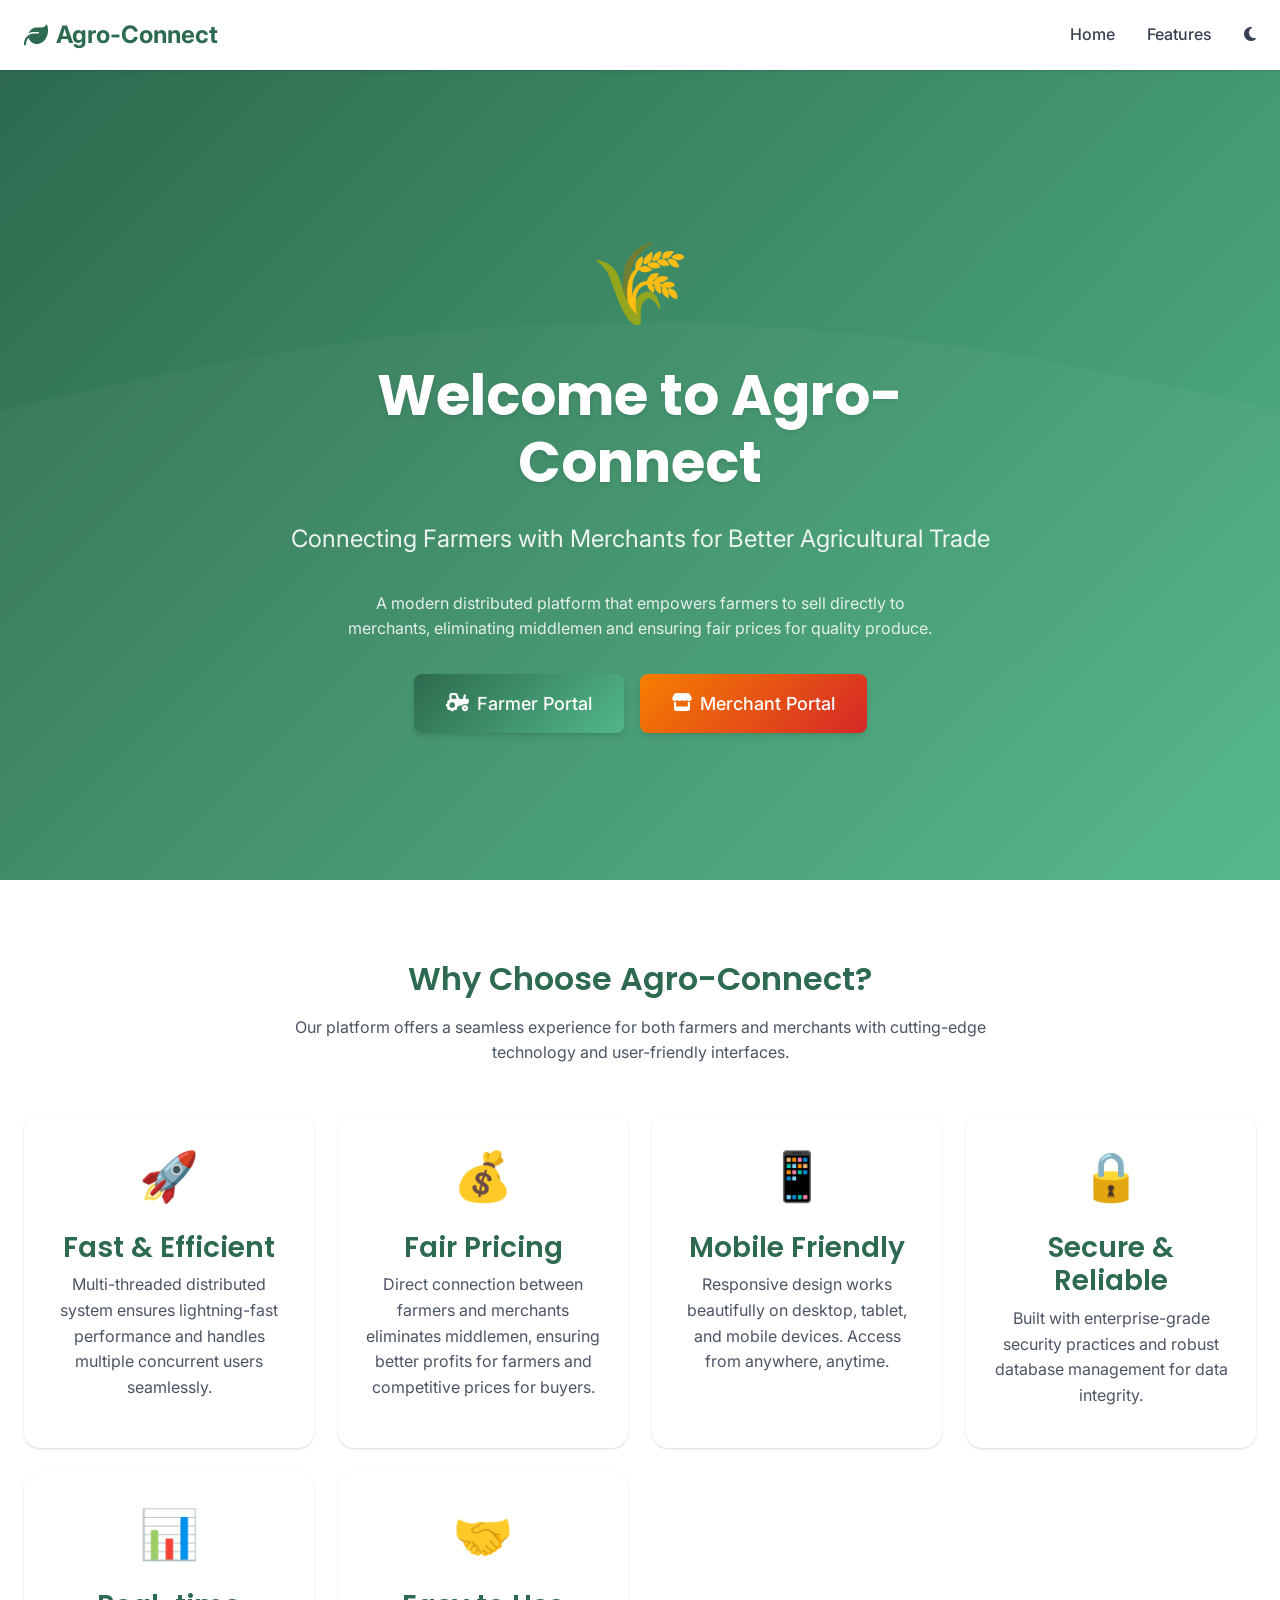
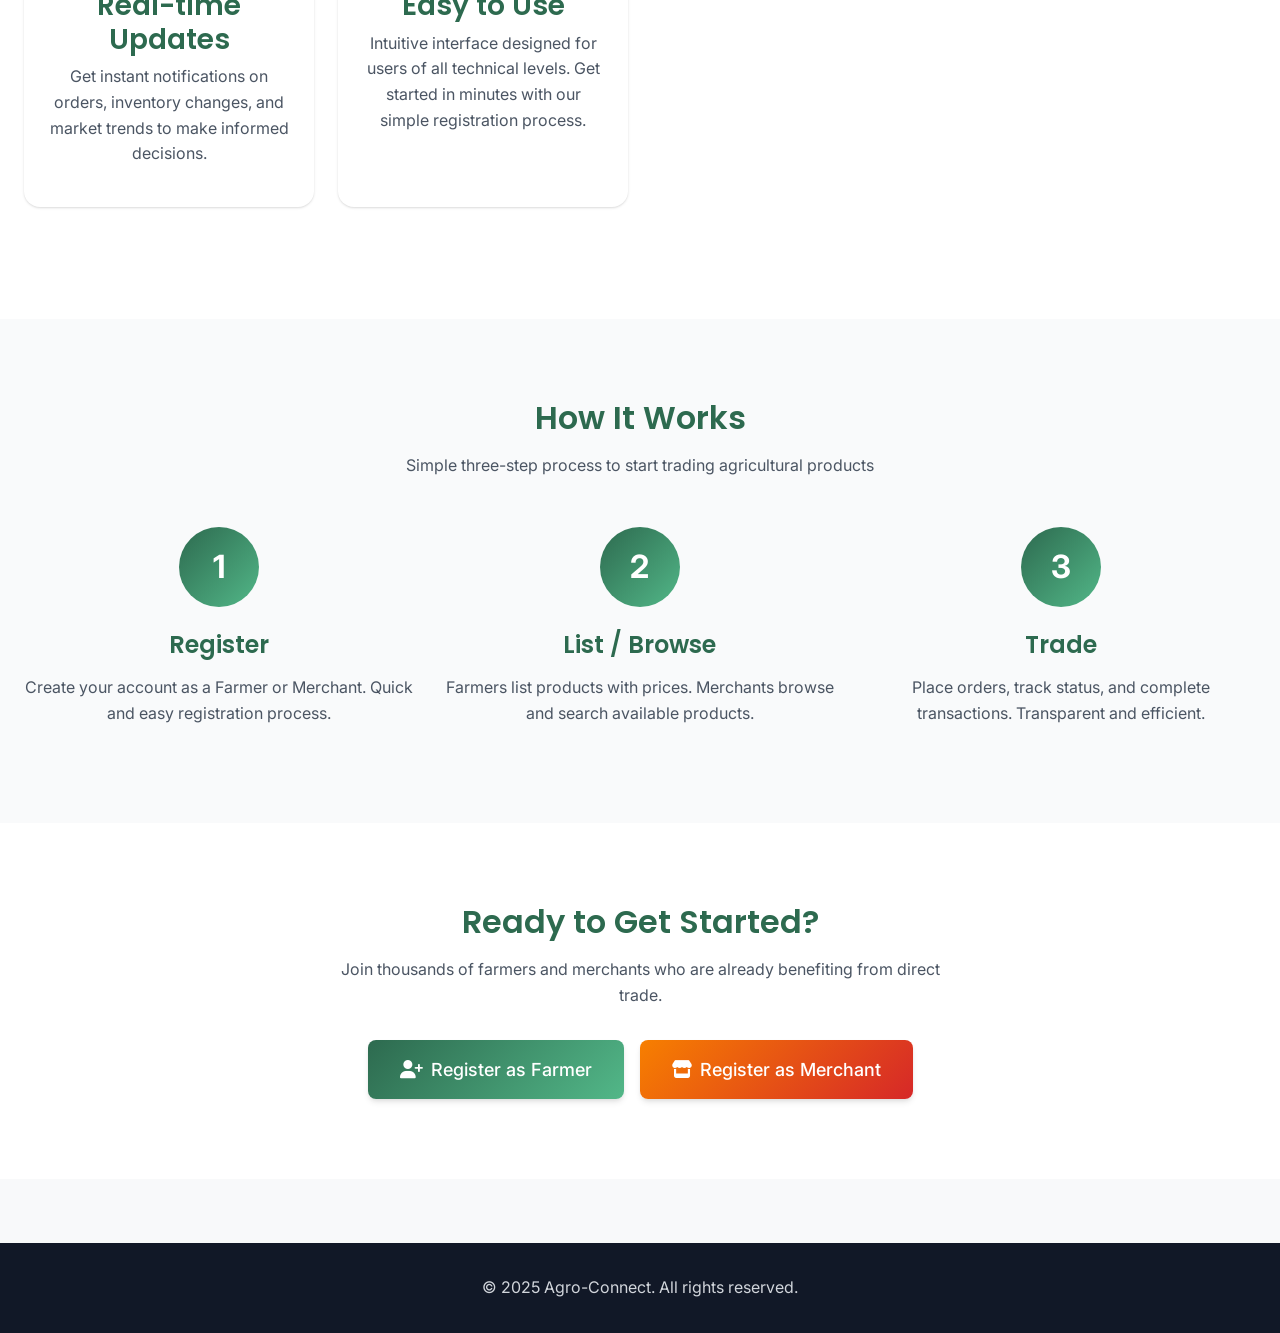
<file: webapp/index.html>
<!DOCTYPE html>
<html lang="en">

<head>
    <meta charset="UTF-8">
    <meta name="viewport" content="width=device-width, initial-scale=1.0">
    <meta name="description" content="Agro-Connect - Bridging the gap between farmers and merchants">
    <title>Agro-Connect | Farm-to-Market Platform</title>

    <!-- Stylesheets -->
    <link rel="stylesheet" href="css/styles.css">

    <!-- Font Awesome Icons -->
    <link rel="stylesheet" href="https://cdnjs.cloudflare.com/ajax/libs/font-awesome/6.4.0/css/all.min.css">
</head>

<body>
    <!-- Navbar -->
    <nav class="navbar">
        <div class="container navbar-container">
            <a href="#" class="navbar-brand"><i class="fas fa-leaf"></i> Agro-Connect</a>
            <ul class="navbar-menu">
                <li><a href="#" class="navbar-link">Home</a></li>
                <li><a href="#features" class="navbar-link">Features</a></li>
                <li><a href="#" id="theme-toggle" onclick="toggleTheme()" class="navbar-link"><i class="fas fa-moon"
                            id="theme-icon"></i></a></li>
            </ul>
        </div>
    </nav>

    <!-- Hero Section -->
    <section class="hero">
        <div class="hero-content fade-in">
            <div style="font-size: 5rem; margin-bottom: 1rem;">🌾</div>
            <h1 class="hero-title">Welcome to Agro-Connect</h1>
            <p class="hero-subtitle">
                Connecting Farmers with Merchants for Better Agricultural Trade
            </p>
            <p style="color: rgba(255, 255, 255, 0.85); max-width: 600px; margin: 0 auto 2rem;">
                A modern distributed platform that empowers farmers to sell directly to merchants,
                eliminating middlemen and ensuring fair prices for quality produce.
            </p>

            <div class="hero-buttons">
                <a href="farmer/login.html" class="btn btn-primary btn-large">
                    <i class="fas fa-tractor"></i>
                    Farmer Portal
                </a>
                <a href="merchant/login.html" class="btn btn-secondary btn-large">
                    <i class="fas fa-store"></i>
                    Merchant Portal
                </a>
            </div>
        </div>
    </section>

    <!-- Features Section -->
    <section style="padding: 5rem 0; background: var(--white);">
        <div class="container">
            <div class="text-center mb-4">
                <h2 style="color: var(--primary-color); margin-bottom: 1rem;">Why Choose Agro-Connect?</h2>
                <p style="max-width: 700px; margin: 0 auto; color: var(--gray-600);">
                    Our platform offers a seamless experience for both farmers and merchants
                    with cutting-edge technology and user-friendly interfaces.
                </p>
            </div>

            <div class="dashboard-grid" style="margin-top: 3rem;">
                <div class="card fade-in" style="animation-delay: 0.1s;">
                    <div style="font-size: 3rem; text-align: center; margin-bottom: 1rem;">🚀</div>
                    <h3 class="text-center" style="color: var(--primary-color);">Fast & Efficient</h3>
                    <p class="text-center">
                        Multi-threaded distributed system ensures lightning-fast performance
                        and handles multiple concurrent users seamlessly.
                    </p>
                </div>

                <div class="card fade-in" style="animation-delay: 0.2s;">
                    <div style="font-size: 3rem; text-align: center; margin-bottom: 1rem;">💰</div>
                    <h3 class="text-center" style="color: var(--primary-color);">Fair Pricing</h3>
                    <p class="text-center">
                        Direct connection between farmers and merchants eliminates
                        middlemen, ensuring better profits for farmers and competitive prices for buyers.
                    </p>
                </div>

                <div class="card fade-in" style="animation-delay: 0.3s;">
                    <div style="font-size: 3rem; text-align: center; margin-bottom: 1rem;">📱</div>
                    <h3 class="text-center" style="color: var(--primary-color);">Mobile Friendly</h3>
                    <p class="text-center">
                        Responsive design works beautifully on desktop, tablet, and mobile devices.
                        Access from anywhere, anytime.
                    </p>
                </div>

                <div class="card fade-in" style="animation-delay: 0.4s;">
                    <div style="font-size: 3rem; text-align: center; margin-bottom: 1rem;">🔒</div>
                    <h3 class="text-center" style="color: var(--primary-color);">Secure & Reliable</h3>
                    <p class="text-center">
                        Built with enterprise-grade security practices and robust database
                        management for data integrity.
                    </p>
                </div>

                <div class="card fade-in" style="animation-delay: 0.5s;">
                    <div style="font-size: 3rem; text-align: center; margin-bottom: 1rem;">📊</div>
                    <h3 class="text-center" style="color: var(--primary-color);">Real-time Updates</h3>
                    <p class="text-center">
                        Get instant notifications on orders, inventory changes, and
                        market trends to make informed decisions.
                    </p>
                </div>

                <div class="card fade-in" style="animation-delay: 0.6s;">
                    <div style="font-size: 3rem; text-align: center; margin-bottom: 1rem;">🤝</div>
                    <h3 class="text-center" style="color: var(--primary-color);">Easy to Use</h3>
                    <p class="text-center">
                        Intuitive interface designed for users of all technical levels.
                        Get started in minutes with our simple registration process.
                    </p>
                </div>
            </div>
        </div>
    </section>

    <!-- How It Works Section -->
    <section style="padding: 5rem 0; background: var(--gray-50);">
        <div class="container">
            <div class="text-center mb-4">
                <h2 style="color: var(--primary-color); margin-bottom: 1rem;">How It Works</h2>
                <p style="max-width: 700px; margin: 0 auto; color: var(--gray-600);">
                    Simple three-step process to start trading agricultural products
                </p>
            </div>

            <div
                style="display: grid; grid-template-columns: repeat(auto-fit, minmax(250px, 1fr)); gap: 2rem; margin-top: 3rem;">
                <div class="text-center slide-in-left" style="animation-delay: 0.1s;">
                    <div
                        style="width: 80px; height: 80px; margin: 0 auto 1.5rem; background: var(--gradient-primary); border-radius: 50%; display: flex; align-items: center; justify-content: center; color: white; font-size: 2rem; font-weight: bold;">
                        1</div>
                    <h4 style="color: var(--primary-color); margin-bottom: 1rem;">Register</h4>
                    <p style="color: var(--gray-600);">
                        Create your account as a Farmer or Merchant.
                        Quick and easy registration process.
                    </p>
                </div>

                <div class="text-center slide-in-left" style="animation-delay: 0.2s;">
                    <div
                        style="width: 80px; height: 80px; margin: 0 auto 1.5rem; background: var(--gradient-primary); border-radius: 50%; display: flex; align-items: center; justify-content: center; color: white; font-size: 2rem; font-weight: bold;">
                        2</div>
                    <h4 style="color: var(--primary-color); margin-bottom: 1rem;">List / Browse</h4>
                    <p style="color: var(--gray-600);">
                        Farmers list products with prices.
                        Merchants browse and search available products.
                    </p>
                </div>

                <div class="text-center slide-in-left" style="animation-delay: 0.3s;">
                    <div
                        style="width: 80px; height: 80px; margin: 0 auto 1.5rem; background: var(--gradient-primary); border-radius: 50%; display: flex; align-items: center; justify-content: center; color: white; font-size: 2rem; font-weight: bold;">
                        3</div>
                    <h4 style="color: var(--primary-color); margin-bottom: 1rem;">Trade</h4>
                    <p style="color: var(--gray-600);">
                        Place orders, track status, and complete transactions.
                        Transparent and efficient.
                    </p>
                </div>
            </div>
        </div>
    </section>



    <!-- CTA Section -->
    <section style="padding: 5rem 0; background: var(--white);">
        <div class="container text-center">
            <h2 style="color: var(--primary-color); margin-bottom: 1rem;">Ready to Get Started?</h2>
            <p style="max-width: 600px; margin: 0 auto 2rem; color: var(--gray-600);">
                Join thousands of farmers and merchants who are already benefiting from direct trade.
            </p>
            <div style="display: flex; gap: 1rem; justify-content: center; flex-wrap: wrap;">
                <a href="farmer/register.html" class="btn btn-primary btn-large">
                    <i class="fas fa-user-plus"></i>
                    Register as Farmer
                </a>
                <a href="merchant/register.html" class="btn btn-secondary btn-large">
                    <i class="fas fa-store"></i>
                    Register as Merchant
                </a>
            </div>
        </div>
    </section>

    <!-- Footer -->
    <footer class="footer">
        <div class="container">
            <p>&copy; 2025 Agro-Connect. All rights reserved.</p>
        </div>
    </footer>

    <!-- Add animation styles -->
    <style>
        .fade-in {
            opacity: 0;
            animation: fadeIn 0.8s ease-out forwards;
        }

        .slide-in-left {
            opacity: 0;
            animation: slideInLeft 0.8s ease-out forwards;
        }
    </style>

    <script src="js/main.js"></script>
    <script>
        // Initialize theme on load
        document.addEventListener('DOMContentLoaded', () => {
            const savedTheme = localStorage.getItem('theme');
            if (savedTheme === 'dark-mode') {
                document.body.classList.add('dark-mode');
                const icon = document.getElementById('theme-icon');
                if (icon) {
                    icon.classList.remove('fa-moon');
                    icon.classList.add('fa-sun');
                }
            }
        });
    </script>
</body>

</html>
</file>
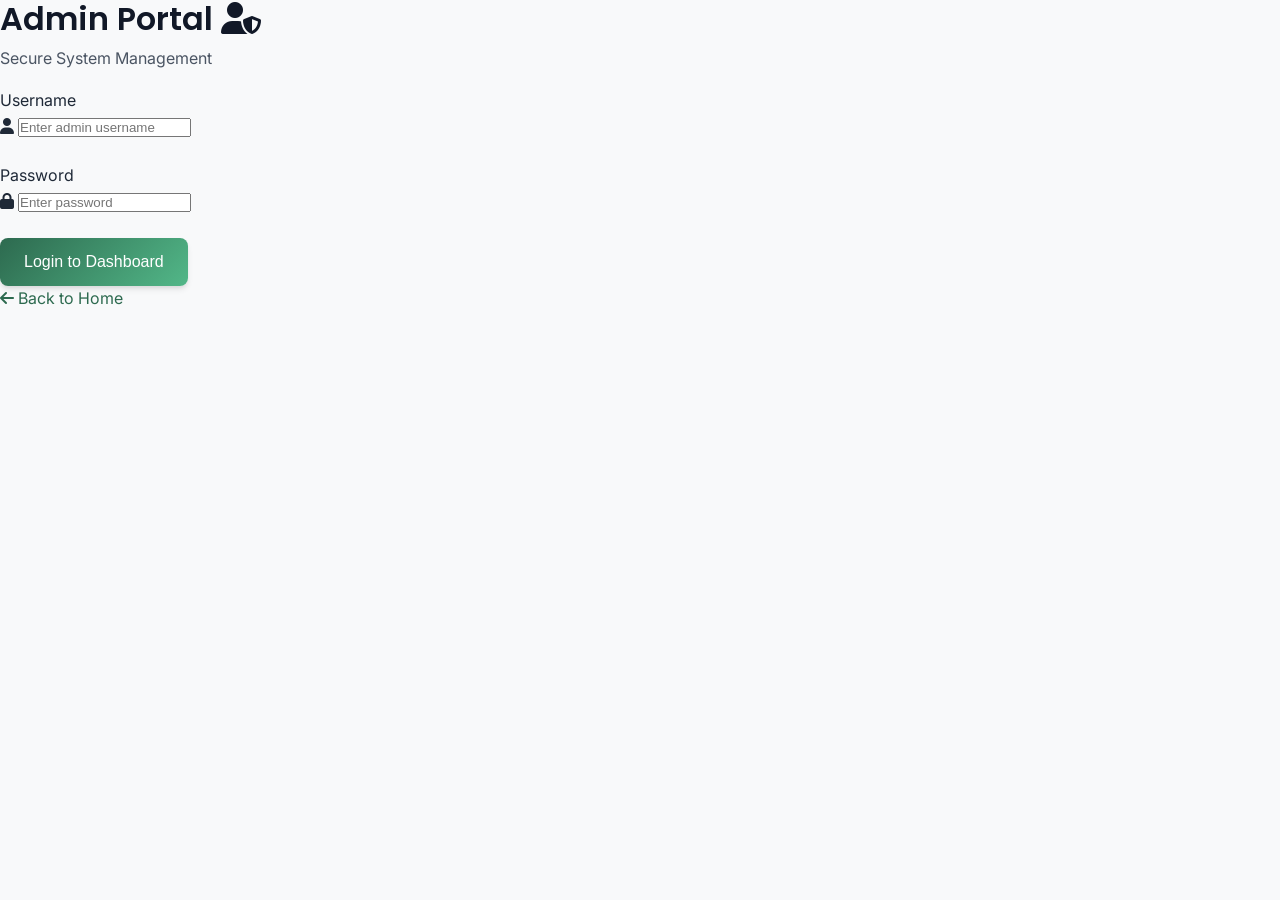
<file: webapp/admin/dashboard.html>
<!DOCTYPE html>
<html lang="en">

<head>
    <meta charset="UTF-8">
    <meta name="viewport" content="width=device-width, initial-scale=1.0">
    <title>Admin Dashboard | Agro-Connect</title>
    <link rel="stylesheet" href="../css/styles.css">
    <link rel="stylesheet" href="https://cdnjs.cloudflare.com/ajax/libs/font-awesome/6.4.0/css/all.min.css">
</head>

<body>
    <nav class="navbar">
        <div class="container navbar-container">
            <a href="../index.html" class="navbar-brand"><i class="fas fa-leaf"></i> Agro-Connect</a>
            <ul class="navbar-menu">
                <li><a href="#" class="navbar-link active"><i class="fas fa-tachometer-alt"></i> Dashboard</a></li>
                <li><a href="#" onclick="logoutAdmin()" class="navbar-link"><i class="fas fa-sign-out-alt"></i>
                        Logout</a></li>
                <li><a href="#" id="theme-toggle" onclick="toggleTheme()" class="navbar-link"><i class="fas fa-moon"
                            id="theme-icon"></i></a></li>
            </ul>
        </div>
    </nav>

    <div class="dashboard">
        <div class="container">
            <div class="dashboard-header fade-in">
                <h1 class="dashboard-title">System Overview <i class="fas fa-server"></i></h1>
                <p class="dashboard-subtitle">Monitoring and Management Console</p>
            </div>

            <div id="stats-container" class="dashboard-grid">
                <!-- Stats loaded dynamically -->
            </div>

            <div class="card fade-in" style="margin-top: 2rem;">
                <div class="card-header">System Health & Logs <i class="fas fa-heartbeat"></i></div>
                <div class="card-body">
                    <p style="color: green;"><i class="fas fa-check-circle"></i> Database Connection: Active</p>
                    <p style="color: green;"><i class="fas fa-check-circle"></i> Server Status: Running (Port 8080)</p>
                    <hr>
                    <p class="text-muted">Data populated from database. User management features coming soon in v1.2</p>
                </div>
            </div>
        </div>
    </div>

    <script src="../js/main.js"></script>
    <script>
        const admin = JSON.parse(localStorage.getItem('admin_user'));
        if (!admin) {
            window.location.href = 'login.html';
        }

        document.addEventListener('DOMContentLoaded', loadStats);

        function logoutAdmin() {
            localStorage.removeItem('admin_user');
            window.location.href = 'login.html';
        }

        async function loadStats() {
            try {
                const res = await fetch('/api/admin/stats');
                const data = await res.json();

                if (data.success) {
                    renderStats(data.data);
                }
            } catch (error) {
                console.error('Error loading stats:', error);
            }
        }

        function renderStats(stats) {
            document.getElementById('stats-container').innerHTML = `
                <div class="stat-card fade-in">
                    <div class="stat-icon green"><i class="fas fa-tractor"></i></div>
                    <div class="stat-content"><h3>${stats.total_farmers}</h3><p>Total Farmers</p></div>
                </div>
                <div class="stat-card fade-in" style="animation-delay: 0.1s;">
                    <div class="stat-icon orange"><i class="fas fa-store"></i></div>
                    <div class="stat-content"><h3>${stats.total_merchants}</h3><p>Total Merchants</p></div>
                </div>
                <div class="stat-card fade-in" style="animation-delay: 0.2s;">
                    <div class="stat-icon blue"><i class="fas fa-users-cog"></i></div>
                    <div class="stat-content"><h3>${stats.total_farmers + stats.total_merchants}</h3><p>Total Users</p></div>
                </div>
            `;
        }
    </script>
</body>

</html>
</file>
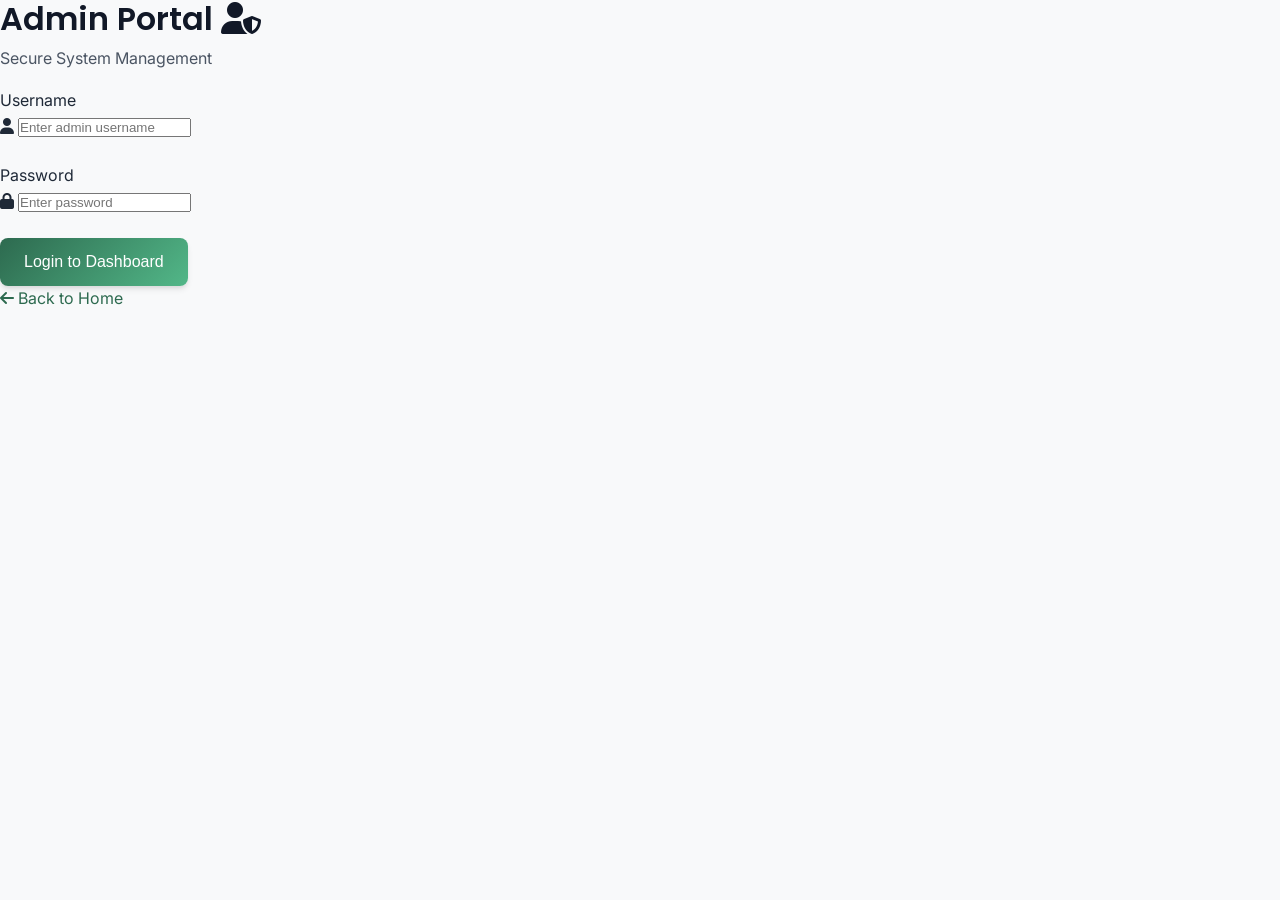
<file: webapp/admin/login.html>
<!DOCTYPE html>
<html lang="en">

<head>
    <meta charset="UTF-8">
    <meta name="viewport" content="width=device-width, initial-scale=1.0">
    <title>Admin Login | Agro-Connect</title>
    <link rel="stylesheet" href="../css/styles.css">
    <link rel="stylesheet" href="https://cdnjs.cloudflare.com/ajax/libs/font-awesome/6.4.0/css/all.min.css">
</head>

<body class="bg-gray">
    <div class="auth-container fade-in">
        <div class="auth-card">
            <div class="auth-header">
                <h2>Admin Portal <i class="fas fa-user-shield"></i></h2>
                <p>Secure System Management</p>
            </div>

            <form id="loginForm" onsubmit="handleLogin(event)">
                <div class="form-group">
                    <label>Username</label>
                    <div class="input-group">
                        <i class="fas fa-user"></i>
                        <input type="text" name="username" placeholder="Enter admin username" required>
                    </div>
                </div>

                <div class="form-group">
                    <label>Password</label>
                    <div class="input-group">
                        <i class="fas fa-lock"></i>
                        <input type="password" name="password" placeholder="Enter password" required>
                    </div>
                </div>

                <button type="submit" class="btn btn-primary btn-block">Login to Dashboard</button>
            </form>

            <div class="auth-footer">
                <a href="../index.html"><i class="fas fa-arrow-left"></i> Back to Home</a>
            </div>
        </div>
    </div>

    <script src="../js/main.js"></script>
    <script>
        async function handleLogin(e) {
            e.preventDefault();
            const form = e.target;
            const formData = new FormData(form);

            try {
                const res = await fetch('/api/admin/login', {
                    method: 'POST',
                    body: new URLSearchParams(formData)
                });
                const data = await res.json();

                if (data.success) {
                    localStorage.setItem('admin_user', JSON.stringify(data.data));
                    window.location.href = 'dashboard.html';
                } else {
                    showAlert(data.message, 'error');
                }
            } catch (error) {
                console.error('Login error:', error);
                showAlert('Connection error', 'error');
            }
        }
    </script>
</body>

</html>
</file>
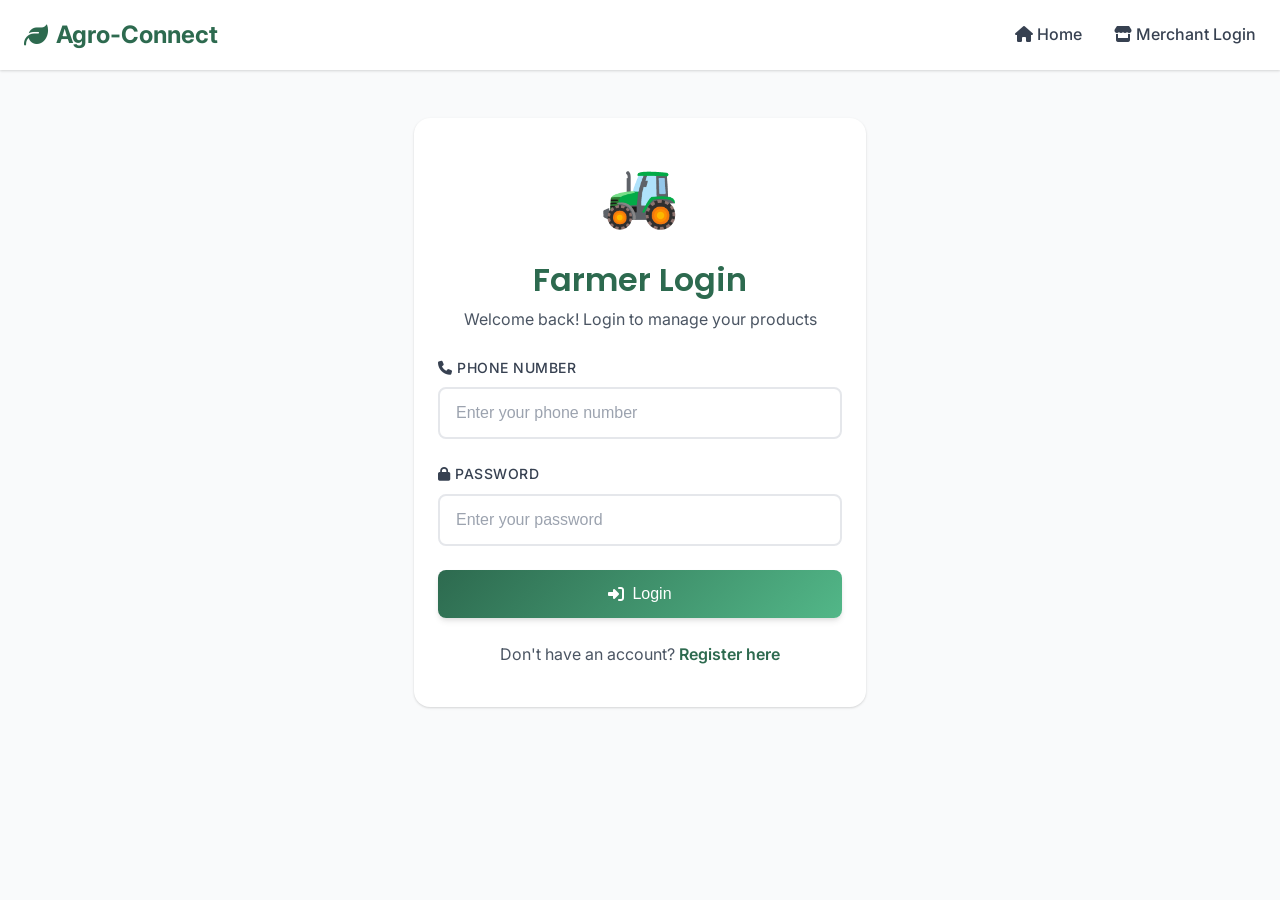
<file: webapp/farmer/dashboard.html>
<!DOCTYPE html>
<html lang="en">

<head>
    <meta charset="UTF-8">
    <meta name="viewport" content="width=device-width, initial-scale=1.0">
    <title>Farmer Dashboard | Agro-Connect</title>
    <link rel="stylesheet" href="../css/styles.css">
    <link rel="stylesheet" href="https://cdnjs.cloudflare.com/ajax/libs/font-awesome/6.4.0/css/all.min.css">
</head>

<body>
    <nav class="navbar">
        <div class="container navbar-container">
            <a href="../index.html" class="navbar-brand"><i class="fas fa-leaf"></i> Agro-Connect</a>
            <ul class="navbar-menu">
                <li><a href="dashboard.html" class="navbar-link"><i class="fas fa-home"></i> Dashboard</a></li>
                <li><a href="products.html" class="navbar-link"><i class="fas fa-box"></i> My Products</a></li>
                <li><a href="#" onclick="logout('farmer')" class="navbar-link"><i class="fas fa-sign-out-alt"></i>
                        Logout</a></li>
                <li><a href="#" id="theme-toggle" onclick="toggleTheme()" class="navbar-link"><i class="fas fa-moon"
                            id="theme-icon"></i></a></li>
            </ul>
        </div>
    </nav>

    <div class="dashboard">
        <div class="container">
            <div class="dashboard-header fade-in">
                <h1 class="dashboard-title">Welcome, <span id="farmerName">Farmer</span>! 🚜</h1>
                <p class="dashboard-subtitle">Manage your products and track orders from merchants</p>
            </div>

            <div id="stats-container" class="dashboard-grid"></div>

            <div class="card fade-in" style="margin-top: 2rem;">
                <div class="card-header">Recent Orders <i class="fas fa-shopping-cart"></i></div>
                <div class="table-container" style="margin-top: 1rem;">
                    <table class="table">
                        <thead>
                            <tr>
                                <th>Order ID</th>
                                <th>Merchant</th>
                                <th>Product</th>
                                <th>Quantity</th>
                                <th>Amount</th>
                                <th>Status</th>
                                <th>Date</th>
                                <th>Actions</th>
                            </tr>
                        </thead>
                        <tbody id="ordersTable"></tbody>
                    </table>
                </div>
            </div>
        </div>
    </div>

    <script src="../js/main.js"></script>
    <script>
        const farmer = checkAuth('farmer');
        if (farmer) {
            document.getElementById('farmerName').textContent = farmer.name;
            loadDashboard();
        }

        async function loadDashboard() {
            try {
                const [productsRes, ordersRes] = await Promise.all([
                    fetch(`/api/farmer/products?farmer_id=${farmer.farmer_id}`),
                    fetch(`/api/farmer/orders?farmer_id=${farmer.farmer_id}`)
                ]);

                const productsData = await productsRes.json();
                const ordersData = await ordersRes.json();

                if (productsData.success && ordersData.success) {
                    renderStats(productsData.data, ordersData.data);
                    renderOrders(ordersData.data);
                }
            } catch (error) {
                console.error('Error loading dashboard:', error);
                showAlert('stats-container', 'error', 'Failed to load dashboard data');
            }
        }

        function renderStats(products, orders) {
            const totalProducts = products.length;
            const totalOrders = orders.length;
            const totalRevenue = orders.reduce((sum, o) => {
                // Only count revenue for accepted/completed orders
                if (['confirmed', 'shipped', 'delivered'].includes(o.status)) {
                    return sum + o.total_price;
                }
                return sum;
            }, 0);

            document.getElementById('stats-container').innerHTML = `
                <div class="stat-card fade-in">
                    <div class="stat-icon green"><i class="fas fa-box"></i></div>
                    <div class="stat-content"><h3>${totalProducts}</h3><p>Total Products</p></div>
                </div>
                <div class="stat-card fade-in" style="animation-delay: 0.1s;">
                    <div class="stat-icon orange"><i class="fas fa-shopping-cart"></i></div>
                    <div class="stat-content"><h3>${totalOrders}</h3><p>Total Orders</p></div>
                </div>
                <div class="stat-card fade-in" style="animation-delay: 0.2s;">
                    <div class="stat-icon blue"><i class="fas fa-rupee-sign"></i></div>
                    <div class="stat-content"><h3>${formatCurrency(totalRevenue)}</h3><p>Total Revenue</p></div>
                </div>
            `;
        }

        function renderOrders(orders) {
            const tbody = document.getElementById('ordersTable');
            if (orders.length === 0) {
                tbody.innerHTML = '<tr><td colspan="8" style="text-align: center; padding: 2rem;">No orders yet</td></tr>';
                return;
            }

            tbody.innerHTML = orders.slice(0, 10).map(order => `
                <tr>
                    <td>#${order.order_id}</td>
                    <td>${order.merchant_name}<br><small>${order.merchant_phone}</small></td>
                    <td>${order.product_name}</td>
                    <td>${order.quantity} ${order.unit}</td>
                    <td>${formatCurrency(order.total_price)}</td>
                    <td>${getStatusBadge(order.status)}</td>
                    <td>${formatDate(order.order_date)}</td>
                    <td>
                        <div class="action-buttons">
                            ${getActionButtons(order)}
                        </div>
                    </td>
                </tr>
            `).join('');
        }

        function getActionButtons(order) {
            if (order.status === 'pending') {
                return `
                    <button class="btn btn-small btn-success" onclick="updateOrderStatus(${order.order_id}, 'confirmed')">
                        <i class="fas fa-check"></i> Accept
                    </button>
                    <button class="btn btn-small btn-danger" onclick="updateOrderStatus(${order.order_id}, 'cancelled')">
                        <i class="fas fa-times"></i> Decline
                    </button>
                `;
            } else if (order.status === 'confirmed') {
                return `
                    <button class="btn btn-small btn-info" onclick="updateOrderStatus(${order.order_id}, 'shipped')">
                        <i class="fas fa-truck"></i> Ship
                    </button>
                `;
            } else if (order.status === 'shipped') {
                return `
                    <span class="text-muted">In Transit</span>
                `;
            } else if (order.status === 'delivered') {
                return `<span class="text-success"><i class="fas fa-check-double"></i> Completed</span>`;
            } else {
                return `-`;
            }
        }

        async function updateOrderStatus(orderId, newStatus) {
            if (!confirm(`Are you sure you want to change order #${orderId} status to ${newStatus}?`)) {
                return;
            }

            try {
                const response = await fetch('/api/order/status', {
                    method: 'POST',
                    headers: {
                        'Content-Type': 'application/x-www-form-urlencoded',
                    },
                    body: `order_id=${orderId}&status=${newStatus}`
                });

                const result = await response.json();

                if (result.success) {
                    // Reload dashboard to show changes
                    loadDashboard();
                    // Show small toast/alert (optional, currently relying on reload)
                } else {
                    alert('Failed to update status: ' + (result.error || 'Unknown error'));
                }
            } catch (error) {
                console.error('Error updating status:', error);
                alert('Connection error');
            }
        }
    </script>
</body>

</html>
</file>
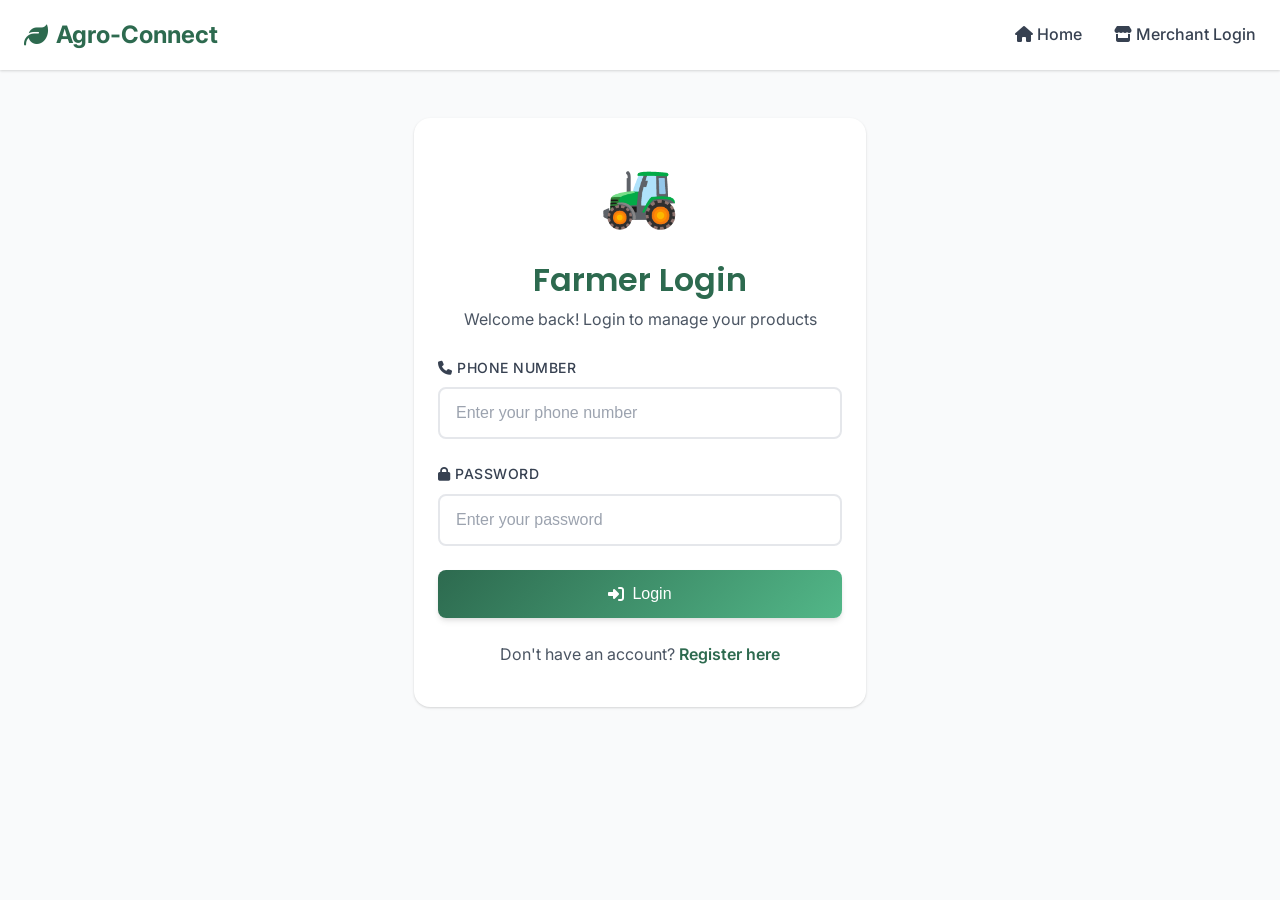
<file: webapp/farmer/login.html>
<!DOCTYPE html>
<html lang="en">
<head>
    <meta charset="UTF-8">
    <meta name="viewport" content="width=device-width, initial-scale=1.0">
    <title>Farmer Login | Agro-Connect</title>
    <link rel="stylesheet" href="../css/styles.css">
    <link rel="stylesheet" href="https://cdnjs.cloudflare.com/ajax/libs/font-awesome/6.4.0/css/all.min.css">
</head>
<body style="background: var(--gray-50);">
    
    <!-- Navigation -->
    <nav class="navbar">
        <div class="container navbar-container">
            <a href="../index.html" class="navbar-brand">
                <i class="fas fa-leaf"></i>
                Agro-Connect
            </a>
            <ul class="navbar-menu">
                <li><a href="../index.html" class="navbar-link"><i class="fas fa-home"></i> Home</a></li>
                <li><a href="../merchant/login.html" class="navbar-link"><i class="fas fa-store"></i> Merchant Login</a></li>
            </ul>
        </div>
    </nav>
    
    <!-- Login Form -->
    <div class="container" style="max-width: 500px; padding: 3rem 1.5rem;">
        <div class="card fade-in">
            <div class="text-center mb-3">
                <div style="font-size: 4rem; margin-bottom: 1rem;">🚜</div>
                <h2 style="color: var(--primary-color); margin-bottom: 0.5rem;">Farmer Login</h2>
                <p style="color: var(--gray-600);">Welcome back! Login to manage your products</p>
            </div>
            
            <div id="alert-container"></div>
            
            <form id="loginForm">
                <div class="form-group">
                    <label class="form-label">
                        <i class="fas fa-phone"></i> Phone Number
                    </label>
                    <input 
                        type="tel" 
                        id="phone" 
                        class="form-input" 
                        placeholder="Enter your phone number" 
                        required
                        pattern="[0-9]{10}"
                        maxlength="10"
                    >
                </div>
                
                <div class="form-group">
                    <label class="form-label">
                        <i class="fas fa-lock"></i> Password
                    </label>
                    <input 
                        type="password" 
                        id="password" 
                        class="form-input" 
                        placeholder="Enter your password" 
                        required
                    >
                </div>
                
                <button type="submit" class="btn btn-primary" style="width: 100%;">
                    <i class="fas fa-sign-in-alt"></i> Login
                </button>
            </form>
            
            <div style="text-align: center; margin-top: 1.5rem;">
                <p style="color: var(--gray-600);">
                    Don't have an account? 
                    <a href="register.html" style="color: var(--primary-color); font-weight: 600;">
                        Register here
                    </a>
                </p>
            </div>
        </div>
    </div>
    
    <script>
        const loginForm = document.getElementById('loginForm');
        const alertContainer = document.getElementById('alert-container');
        
        loginForm.addEventListener('submit', async (e) => {
            e.preventDefault();
            
            const phone = document.getElementById('phone').value;
            const password = document.getElementById('password').value;
            
            // Show loading
            showAlert('info', 'Logging in...');
            
            try {
                const response = await fetch('/api/farmer/login', {
                    method: 'POST',
                    headers: {
                        'Content-Type': 'application/x-www-form-urlencoded',
                    },
                    body: `phone=${encodeURIComponent(phone)}&password=${encodeURIComponent(password)}`
                });
                
                const result = await response.json();
                
                if (result.success) {
                    // Save farmer data to localStorage
                    localStorage.setItem('farmer', JSON.stringify(result.data));
                    
                    showAlert('success', result.message || 'Login successful! Redirecting...');
                    
                    // Redirect to dashboard
                    setTimeout(() => {
                        window.location.href = 'dashboard.html';
                    }, 1000);
                } else {
                    showAlert('error', result.error || 'Login failed. Please check your credentials.');
                }
            } catch (error) {
                showAlert('error', 'Connection error. Please make sure the server is running.');
                console.error('Login error:', error);
            }
        });
        
        function showAlert(type, message) {
            const alertClass = type === 'success' ? 'alert-success' : 
                               type === 'error' ? 'alert-error' : 'alert-info';
            const icon = type === 'success' ? 'check-circle' : 
                        type === 'error' ? 'exclamation-circle' : 'info-circle';
            
            alertContainer.innerHTML = `
                <div class="alert ${alertClass}">
                    <i class="fas fa-${icon}"></i>
                    <span>${message}</span>
                </div>
            `;
            
            if (type === 'success' || type === 'error') {
                setTimeout(() => {
                    if (type === 'error') {
                        alertContainer.innerHTML = '';
                    }
                }, 5000);
            }
        }
    </script>
    
</body>
</html>
</file>
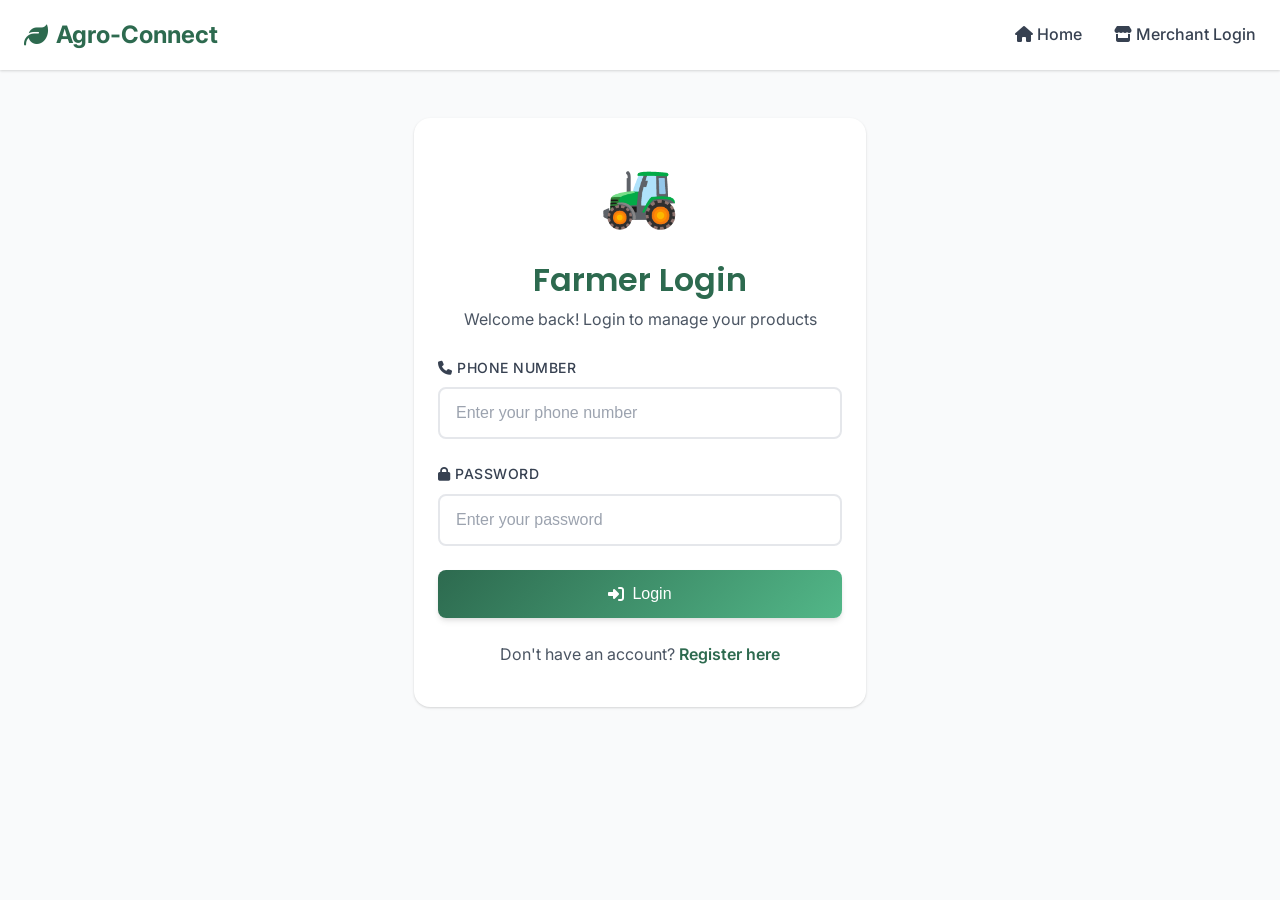
<file: webapp/farmer/products.html>
<!DOCTYPE html>
<html lang="en">

<head>
    <meta charset="UTF-8">
    <meta name="viewport" content="width=device-width, initial-scale=1.0">
    <title>My Products | Agro-Connect</title>
    <link rel="stylesheet" href="../css/styles.css">
    <link rel="stylesheet" href="https://cdnjs.cloudflare.com/ajax/libs/font-awesome/6.4.0/css/all.min.css">
</head>

<body>
    <nav class="navbar">
        <div class="container navbar-container">
            <a href="../index.html" class="navbar-brand"><i class="fas fa-leaf"></i> Agro-Connect</a>
            <ul class="navbar-menu">
                <li><a href="dashboard.html" class="navbar-link"><i class="fas fa-home"></i> Dashboard</a></li>
                <li><a href="products.html" class="navbar-link active"><i class="fas fa-box"></i> My Products</a></li>
                <li><a href="#" onclick="logout('farmer')" class="navbar-link"><i class="fas fa-sign-out-alt"></i>
                        Logout</a></li>
                <li><a href="#" id="theme-toggle" onclick="toggleTheme()" class="navbar-link"><i class="fas fa-moon"
                            id="theme-icon"></i></a></li>
            </ul>
        </div>
    </nav>

    <div class="dashboard">
        <div class="container">
            <div class="dashboard-header">
                <h1 class="dashboard-title">My Products</h1>
                <button onclick="openAddProductModal()" class="btn btn-primary"><i class="fas fa-plus"></i> Add New
                    Product</button>
            </div>

            <div id="products-grid" class="products-grid">
                <!-- Products will be loaded here -->
            </div>
        </div>
    </div>

    <!-- Add Product Modal -->
    <div id="addProductModal" class="modal">
        <div class="modal-content">
            <span class="close" onclick="closeModal('addProductModal')">&times;</span>
            <h2>Add New Product</h2>
            <form id="addProductForm" onsubmit="handleAddProduct(event)">
                <div class="form-group">
                    <label>Product Name</label>
                    <input type="text" name="product_name" required>
                </div>
                <div class="form-group">
                    <label>Category</label>
                    <select name="category" required>
                        <option value="Cereals">Cereals</option>
                        <option value="Vegetables">Vegetables</option>
                        <option value="Fruits">Fruits</option>
                        <option value="Spices">Spices</option>
                        <option value="Pulses">Pulses</option>
                        <option value="Coffee">Coffee</option>
                    </select>
                </div>
                <div class="form-group">
                    <label>Quantity</label>
                    <div style="display: flex; gap: 10px;">
                        <input type="number" name="quantity" required min="1">
                        <select name="unit" style="width: 100px;">
                            <option value="kg">kg</option>
                            <option value="quintal">quintal</option>
                            <option value="pcs">pcs</option>
                        </select>
                    </div>
                </div>
                <div class="form-group">
                    <label>Price per unit (ETB)</label>
                    <input type="number" name="price" required min="0" step="0.01">
                </div>
                <div class="form-group">
                    <label>Description</label>
                    <textarea name="description" rows="3"></textarea>
                </div>
                <button type="submit" class="btn btn-primary" style="width: 100%">Add Product</button>
            </form>
        </div>
    </div>

    <!-- Edit Product Modal -->
    <div id="editProductModal" class="modal">
        <div class="modal-content">
            <span class="close" onclick="closeModal('editProductModal')">&times;</span>
            <h2>Edit Product</h2>
            <form id="editProductForm" onsubmit="handleEditProduct(event)">
                <input type="hidden" name="product_id">
                <div class="form-group">
                    <label>Quantity</label>
                    <input type="number" name="quantity" required min="0">
                </div>
                <div class="form-group">
                    <label>Price</label>
                    <input type="number" name="price" required min="0" step="0.01">
                </div>
                <div class="form-group">
                    <label>Status</label>
                    <select name="status">
                        <option value="available">Available</option>
                        <option value="sold_out">Sold Out</option>
                    </select>
                </div>
                <button type="submit" class="btn btn-primary" style="width: 100%">Update Product</button>
            </form>
        </div>
    </div>

    <script src="../js/main.js"></script>
    <script>
        const farmer = checkAuth('farmer');

        if (farmer) {
            loadProducts();
        }

        async function loadProducts() {
            try {
                const res = await fetch(`/api/farmer/products?farmer_id=${farmer.farmer_id}`);
                const data = await res.json();

                if (data.success) {
                    renderProducts(data.data);
                }
            } catch (error) {
                console.error('Error loading products:', error);
            }
        }

        function renderProducts(products) {
            const grid = document.getElementById('products-grid');
            if (products.length === 0) {
                grid.innerHTML = '<p style="grid-column: 1/-1; text-align: center;">No products added yet.</p>';
                return;
            }

            grid.innerHTML = products.map(p => `
                <div class="card product-card fade-in">
                    <div class="card-header">
                        <h3>${p.product_name}</h3>
                        <span class="badge ${p.status === 'available' ? 'badge-success' : 'badge-danger'}">${p.status}</span>
                    </div>
                    <div class="card-body">
                        <p><strong>Category:</strong> ${p.category}</p>
                        <p><strong>Available:</strong> ${p.quantity} ${p.unit}</p>
                        <p><strong>Price:</strong> ${formatCurrency(p.price)} / ${p.unit}</p>
                        <p class="text-muted">${p.description || ''}</p>
                        <div style="margin-top: 1rem; display: flex; gap: 0.5rem;">
                            <button onclick="openEditModal(${JSON.stringify(p).replace(/"/g, '&quot;')})" class="btn btn-secondary btn-sm">Edit</button>
                            <button onclick="deleteProduct(${p.product_id})" class="btn btn-danger btn-sm">Delete</button>
                        </div>
                    </div>
                </div>
            `).join('');
        }

        function openAddProductModal() {
            document.getElementById('addProductModal').style.display = 'block';
        }

        function openEditModal(product) {
            const form = document.getElementById('editProductForm');
            form.product_id.value = product.product_id;
            form.quantity.value = product.quantity;
            form.price.value = product.price;
            form.status.value = product.status;
            document.getElementById('editProductModal').style.display = 'block';
        }

        async function handleAddProduct(e) {
            e.preventDefault();
            const form = e.target;
            const formData = new FormData(form);
            formData.append('farmer_id', farmer.farmer_id);

            try {
                const res = await fetch('/api/products/add', {
                    method: 'POST',
                    body: new URLSearchParams(formData)
                });
                const data = await res.json();

                if (data.success) {
                    closeModal('addProductModal');
                    form.reset();
                    loadProducts();
                    showAlert('Product added successfully!', 'success');
                } else {
                    showAlert(data.message, 'error');
                }
            } catch (error) {
                console.error('Error adding product:', error);
            }
        }

        async function handleEditProduct(e) {
            e.preventDefault();
            const form = e.target;
            const formData = new FormData(form);

            try {
                const res = await fetch('/api/products/update', {
                    method: 'POST',
                    body: new URLSearchParams(formData)
                });
                const data = await res.json();

                if (data.success) {
                    closeModal('editProductModal');
                    loadProducts();
                    showAlert('Product updated successfully!', 'success');
                } else {
                    showAlert(data.message, 'error');
                }
            } catch (error) {
                console.error('Error updating product:', error);
            }
        }
    </script>
</body>

</html>
</file>
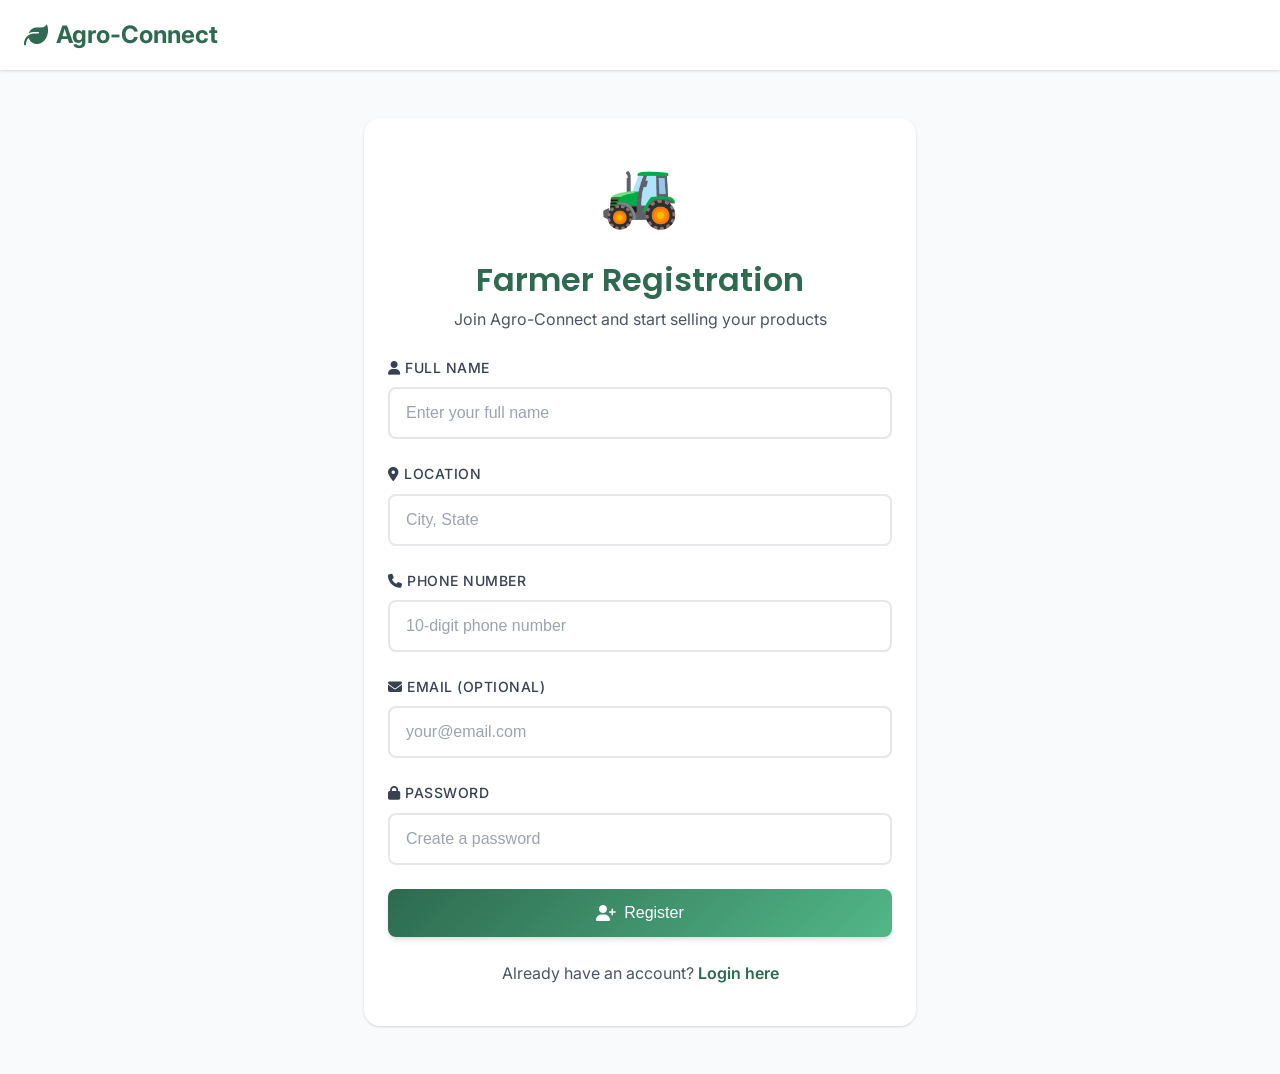
<file: webapp/farmer/register.html>
<!DOCTYPE html>
<html lang="en">
<head>
    <meta charset="UTF-8">
    <meta name="viewport" content="width=device-width, initial-scale=1.0">
    <title>Farmer Registration | Agro-Connect</title>
    <link rel="stylesheet" href="../css/styles.css">
    <link rel="stylesheet" href="https://cdnjs.cloudflare.com/ajax/libs/font-awesome/6.4.0/css/all.min.css">
</head>
<body style="background: var(--gray-50);">
    <nav class="navbar">
        <div class="container navbar-container">
            <a href="../index.html" class="navbar-brand"><i class="fas fa-leaf"></i> Agro-Connect</a>
        </div>
    </nav>
    
    <div class="container" style="max-width: 600px; padding: 3rem 1.5rem;">
        <div class="card fade-in">
            <div class="text-center mb-3">
                <div style="font-size: 4rem; margin-bottom: 1rem;">🚜</div>
                <h2 style="color: var(--primary-color);">Farmer Registration</h2>
                <p style="color: var(--gray-600);">Join Agro-Connect and start selling your products</p>
            </div>
            
            <div id="alert-container"></div>
            
            <form id="registerForm">
                <div class="form-group">
                    <label class="form-label"><i class="fas fa-user"></i> Full Name</label>
                    <input type="text" id="name" class="form-input" placeholder="Enter your full name" required>
                </div>
                
                <div class="form-group">
                    <label class="form-label"><i class="fas fa-map-marker-alt"></i> Location</label>
                    <input type="text" id="location" class="form-input" placeholder="City, State" required>
                </div>
                
                <div class="form-group">
                    <label class="form-label"><i class="fas fa-phone"></i> Phone Number</label>
                    <input type="tel" id="phone" class="form-input" placeholder="10-digit phone number" required pattern="[0-9]{10}" maxlength="10">
                </div>
                
                <div class="form-group">
                    <label class="form-label"><i class="fas fa-envelope"></i> Email (Optional)</label>
                    <input type="email" id="email" class="form-input" placeholder="your@email.com">
                </div>
                
                <div class="form-group">
                    <label class="form-label"><i class="fas fa-lock"></i> Password</label>
                    <input type="password" id="password" class="form-input" placeholder="Create a password" required minlength="6">
                </div>
                
                <button type="submit" class="btn btn-primary" style="width: 100%;"><i class="fas fa-user-plus"></i> Register</button>
            </form>
            
            <div style="text-align: center; margin-top: 1.5rem;">
                <p style="color: var(--gray-600);">Already have an account? <a href="login.html" style="color: var(--primary-color); font-weight: 600;">Login here</a></p>
            </div>
        </div>
    </div>
    
    <script src="../js/main.js"></script>
    <script>
        document.getElementById('registerForm').addEventListener('submit', async (e) => {
            e.preventDefault();
            const formData = {
                name: document.getElementById('name').value,
                location: document.getElementById('location').value,
                phone: document.getElementById('phone').value,
                email: document.getElementById('email').value,
                password: document.getElementById('password').value
            };
            
            showAlert('alert-container', 'info', 'Creating your account...');
            
            try {
                const response = await fetch('/api/farmer/register', {
                    method: 'POST',
                    headers: {'Content-Type': 'application/x-www-form-urlencoded'},
                    body: buildFormData(formData)
                });
                
                const result = await response.json();
                if (result.success) {
                    showAlert('alert-container', 'success', 'Registration successful! Redirecting to login...');
                    setTimeout(() => window.location.href = 'login.html', 2000);
                } else {
                    showAlert('alert-container', 'error', result.error || 'Registration failed');
                }
            } catch (error) {
                showAlert('alert-container', 'error', 'Connection error. Please ensure server is running.');
            }
        });
    </script>
</body>
</html>
</file>
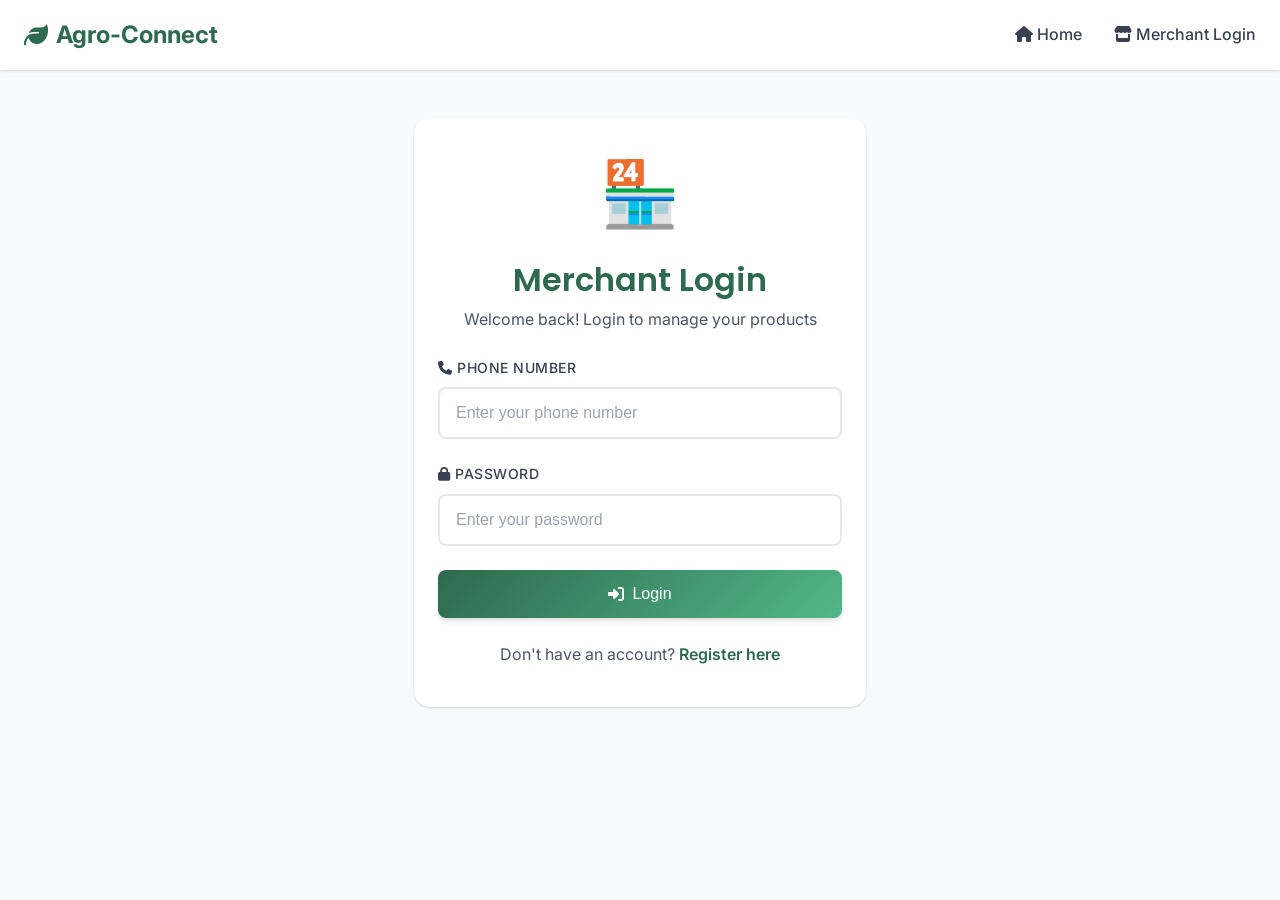
<file: webapp/merchant/dashboard.html>
<!DOCTYPE html>
<html lang="en">

<head>
    <meta charset="UTF-8">
    <meta name="viewport" content="width=device-width, initial-scale=1.0">
    <title>Merchant Dashboard | Agro-Connect</title>
    <link rel="stylesheet" href="../css/styles.css">
    <link rel="stylesheet" href="https://cdnjs.cloudflare.com/ajax/libs/font-awesome/6.4.0/css/all.min.css">
</head>

<body>
    <nav class="navbar">
        <div class="container navbar-container">
            <a href="../index.html" class="navbar-brand"><i class="fas fa-leaf"></i> Agro-Connect</a>
            <ul class="navbar-menu">
                <li><a href="dashboard.html" class="navbar-link active"><i class="fas fa-home"></i> Dashboard</a></li>
                <li><a href="marketplace.html" class="navbar-link"><i class="fas fa-store"></i> Marketplace</a></li>
                <li><a href="#" onclick="logout('merchant')" class="navbar-link"><i class="fas fa-sign-out-alt"></i>
                        Logout</a></li>
                <li><a href="#" id="theme-toggle" onclick="toggleTheme()" class="navbar-link"><i class="fas fa-moon"
                            id="theme-icon"></i></a></li>
            </ul>
        </div>
    </nav>

    <div class="dashboard">
        <div class="container">
            <div class="dashboard-header fade-in">
                <h1 class="dashboard-title">Welcome, <span id="merchantName">Merchant</span>! 🏢</h1>
                <p class="dashboard-subtitle">Track your orders and find fresh produce</p>
            </div>

            <div id="stats-container" class="dashboard-grid"></div>

            <div class="card fade-in" style="margin-top: 2rem;">
                <div class="card-header">My Orders <i class="fas fa-shopping-bag"></i></div>
                <div class="table-container" style="margin-top: 1rem;">
                    <table class="table">
                        <thead>
                            <tr>
                                <th>Order ID</th>
                                <th>Product</th>
                                <th>Farmer</th>
                                <th>Quantity</th>
                                <th>Total Cost</th>
                                <th>Status</th>
                                <th>Date</th>
                                <th>Actions</th>
                            </tr>
                        </thead>
                        <tbody id="ordersTable"></tbody>
                    </table>
                </div>
            </div>
        </div>
    </div>

    <script src="../js/main.js"></script>
    <script>
        const merchant = checkAuth('merchant');
        if (merchant) {
            document.getElementById('merchantName').textContent = merchant.name;
            loadDashboard();
        }

        async function loadDashboard() {
            try {
                // Fetch merchant orders
                const ordersRes = await fetch(`/api/merchant/orders?merchant_id=${merchant.merchant_id}`);
                const ordersData = await ordersRes.json();

                if (ordersData.success) {
                    renderStats(ordersData.data);
                    renderOrders(ordersData.data);
                }
            } catch (error) {
                console.error('Error loading dashboard:', error);
                showAlert('stats-container', 'error', 'Failed to load dashboard data');
            }
        }

        function renderStats(orders) {
            const totalOrders = orders.length;
            const completedOrders = orders.filter(o => o.status === 'delivered').length;
            const totalSpent = orders.reduce((sum, o) => {
                // Only count spent for valid orders
                if (['confirmed', 'shipped', 'delivered'].includes(o.status)) {
                    return sum + o.total_price;
                }
                return sum;
            }, 0);

            document.getElementById('stats-container').innerHTML = `
                <div class="stat-card fade-in">
                    <div class="stat-icon green"><i class="fas fa-shopping-bag"></i></div>
                    <div class="stat-content"><h3>${totalOrders}</h3><p>Total Orders</p></div>
                </div>
                <div class="stat-card fade-in" style="animation-delay: 0.1s;">
                    <div class="stat-icon orange"><i class="fas fa-check-circle"></i></div>
                    <div class="stat-content"><h3>${completedOrders}</h3><p>Delivered</p></div>
                </div>
                <div class="stat-card fade-in" style="animation-delay: 0.2s;">
                    <div class="stat-icon blue"><i class="fas fa-wallet"></i></div>
                    <div class="stat-content"><h3>${formatCurrency(totalSpent)}</h3><p>Total Spent</p></div>
                </div>
            `;
        }

        function renderOrders(orders) {
            const tbody = document.getElementById('ordersTable');
            if (orders.length === 0) {
                tbody.innerHTML = '<tr><td colspan="8" style="text-align: center; padding: 2rem;">No orders yet. <a href="marketplace.html">Go to Marketplace</a></td></tr>';
                return;
            }

            tbody.innerHTML = orders.slice(0, 10).map(order => `
                <tr>
                    <td>#${order.order_id}</td>
                    <td>${order.product_name}</td>
                    <td>${order.farmer_name} <br><small>${order.farmer_location}</small></td>
                    <td>${order.quantity} ${order.unit}</td>
                    <td>${formatCurrency(order.total_price)}</td>
                    <td>${getStatusBadge(order.status)}</td>
                    <td>${formatDate(order.order_date)}</td>
                    <td>
                        <div class="action-buttons">
                            ${getActionButtons(order)}
                        </div>
                    </td>
                </tr>
            `).join('');
        }

        function getActionButtons(order) {
            if (order.status === 'pending') {
                return `
                    <button class="btn btn-small btn-danger" onclick="updateOrderStatus(${order.order_id}, 'cancelled')">
                        <i class="fas fa-times"></i> Cancel
                    </button>
                `;
            } else if (order.status === 'shipped') {
                return `
                    <button class="btn btn-small btn-success" onclick="updateOrderStatus(${order.order_id}, 'delivered')">
                        <i class="fas fa-check-double"></i> Received
                    </button>
                `;
            } else if (order.status === 'delivered') {
                return `<span class="text-success"><i class="fas fa-star"></i> Review</span>`;
            } else {
                return `-`;
            }
        }

        async function updateOrderStatus(orderId, newStatus) {
            let message = `Are you sure you want to change order #${orderId} status to ${newStatus}?`;
            if (newStatus === 'cancelled') {
                message = "Are you sure you want to cancel this order? Item quantity will be restored.";
            } else if (newStatus === 'delivered') {
                message = "Please confirm you have received the items.";
            }

            if (!confirm(message)) {
                return;
            }

            try {
                // Determine API endpoint based on action
                // Cancel uses a specific endpoint to restore quantity? 
                // Wait, OrderDAO has cancelOrder logic, but Server doesn't emit it separately?
                // Let's check AgroConnectServer.java again.
                // It has OrderStatusHandler. OrderDAO has cancelOrder() but OrderStatusHandler just calls updateOrderStatus?
                // Wait, OrderStatusHandler calls `orderDAO.updateOrderStatus(orderId, status)`.
                // If status is 'cancelled', updateOrderStatus just sets string 'cancelled'.
                // Ideally cancelOrder(int orderId) should be called to restore stock.
                // For now, I will use the status update. If I need to restore stock, I should fix the backend too.
                // The prompt says "dashboards are not functional". 
                // Let's stick to status updates first. Restoring stock is a 'nice to have' or 'bug fix' but strict status update is the goal.

                const response = await fetch('/api/order/status', {
                    method: 'POST',
                    headers: {
                        'Content-Type': 'application/x-www-form-urlencoded',
                    },
                    body: `order_id=${orderId}&status=${newStatus}`
                });

                const result = await response.json();

                if (result.success) {
                    loadDashboard();
                } else {
                    alert('Failed to update status: ' + (result.error || 'Unknown error'));
                }
            } catch (error) {
                console.error('Error updating status:', error);
                alert('Connection error');
            }
        }
    </script>
</body>

</html>
</file>
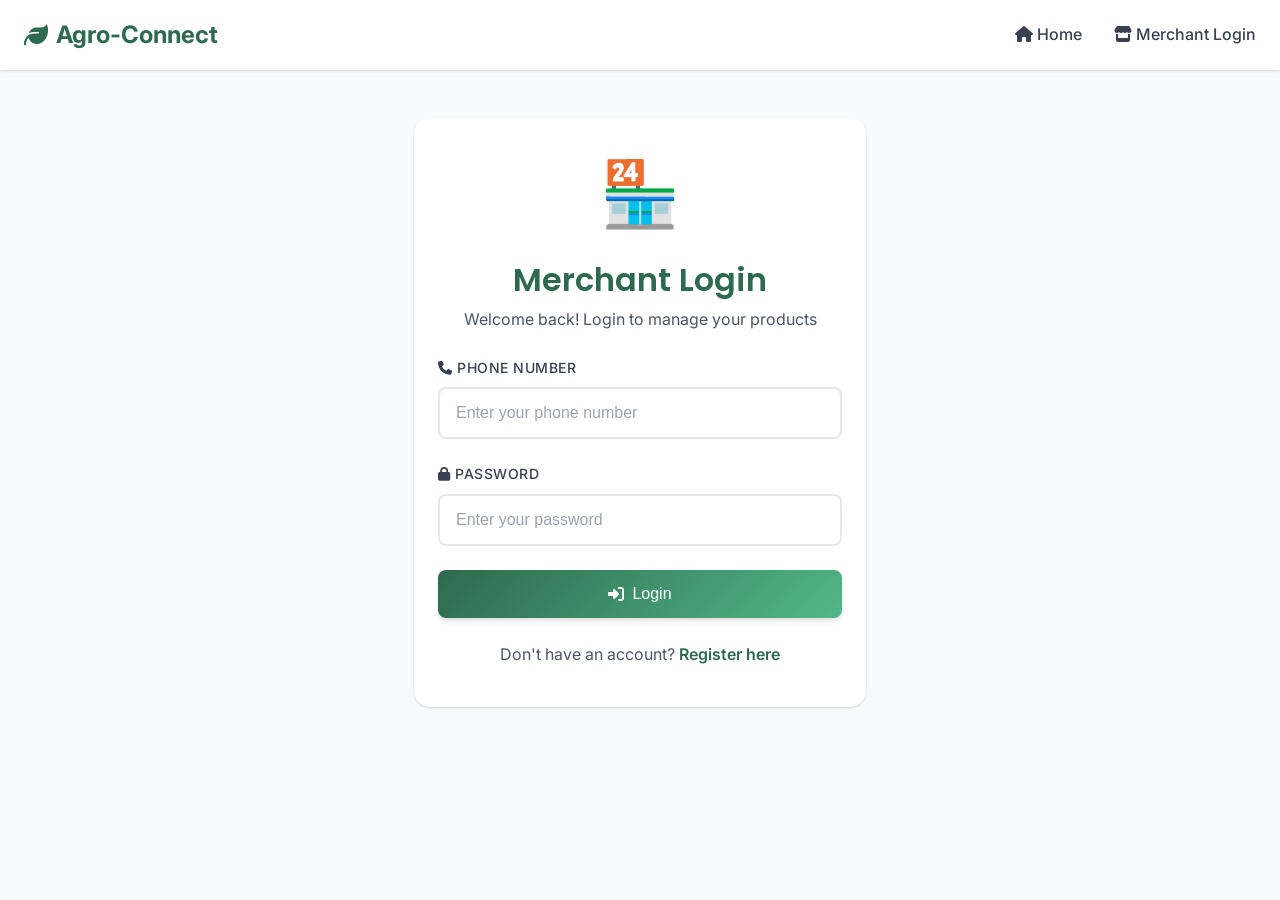
<file: webapp/merchant/login.html>
<!DOCTYPE html>
<html lang="en">
<head>
    <meta charset="UTF-8">
    <meta name="viewport" content="width=device-width, initial-scale=1.0">
    <title>Merchant Login | Agro-Connect</title>
    <link rel="stylesheet" href="../css/styles.css">
    <link rel="stylesheet" href="https://cdnjs.cloudflare.com/ajax/libs/font-awesome/6.4.0/css/all.min.css">
</head>
<body style="background: var(--gray-50);">
    
    <!-- Navigation -->
    <nav class="navbar">
        <div class="container navbar-container">
            <a href="../index.html" class="navbar-brand">
                <i class="fas fa-leaf"></i>
                Agro-Connect
            </a>
            <ul class="navbar-menu">
                <li><a href="../index.html" class="navbar-link"><i class="fas fa-home"></i> Home</a></li>
                <li><a href="../merchant/login.html" class="navbar-link"><i class="fas fa-store"></i> Merchant Login</a></li>
            </ul>
        </div>
    </nav>
    
    <!-- Login Form -->
    <div class="container" style="max-width: 500px; padding: 3rem 1.5rem;">
        <div class="card fade-in">
            <div class="text-center mb-3">
                <div style="font-size: 4rem; margin-bottom: 1rem;">🏪</div>
                <h2 style="color: var(--primary-color); margin-bottom: 0.5rem;">Merchant Login</h2>
                <p style="color: var(--gray-600);">Welcome back! Login to manage your products</p>
            </div>
            
            <div id="alert-container"></div>
            
            <form id="loginForm">
                <div class="form-group">
                    <label class="form-label">
                        <i class="fas fa-phone"></i> Phone Number
                    </label>
                    <input 
                        type="tel" 
                        id="phone" 
                        class="form-input" 
                        placeholder="Enter your phone number" 
                        required
                        pattern="[0-9]{10}"
                        maxlength="10"
                    >
                </div>
                
                <div class="form-group">
                    <label class="form-label">
                        <i class="fas fa-lock"></i> Password
                    </label>
                    <input 
                        type="password" 
                        id="password" 
                        class="form-input" 
                        placeholder="Enter your password" 
                        required
                    >
                </div>
                
                <button type="submit" class="btn btn-primary" style="width: 100%;">
                    <i class="fas fa-sign-in-alt"></i> Login
                </button>
            </form>
            
            <div style="text-align: center; margin-top: 1.5rem;">
                <p style="color: var(--gray-600);">
                    Don't have an account? 
                    <a href="register.html" style="color: var(--primary-color); font-weight: 600;">
                        Register here
                    </a>
                </p>
            </div>
        </div>
    </div>
    
    <script>
        const loginForm = document.getElementById('loginForm');
        const alertContainer = document.getElementById('alert-container');
        
        loginForm.addEventListener('submit', async (e) => {
            e.preventDefault();
            
            const phone = document.getElementById('phone').value;
            const password = document.getElementById('password').value;
            
            // Show loading
            showAlert('info', 'Logging in...');
            
            try {
                const response = await fetch('/api/merchant/login', {
                    method: 'POST',
                    headers: {
                        'Content-Type': 'application/x-www-form-urlencoded',
                    },
                    body: `phone=${encodeURIComponent(phone)}&password=${encodeURIComponent(password)}`
                });
                
                const result = await response.json();
                
                if (result.success) {
                    // Save farmer data to localStorage
                    localStorage.setItem('merchant', JSON.stringify(result.data));
                    
                    showAlert('success', result.message || 'Login successful! Redirecting...');
                    
                    // Redirect to dashboard
                    setTimeout(() => {
                        window.location.href = 'dashboard.html';
                    }, 1000);
                } else {
                    showAlert('error', result.error || 'Login failed. Please check your credentials.');
                }
            } catch (error) {
                showAlert('error', 'Connection error. Please make sure the server is running.');
                console.error('Login error:', error);
            }
        });
        
        function showAlert(type, message) {
            const alertClass = type === 'success' ? 'alert-success' : 
                               type === 'error' ? 'alert-error' : 'alert-info';
            const icon = type === 'success' ? 'check-circle' : 
                        type === 'error' ? 'exclamation-circle' : 'info-circle';
            
            alertContainer.innerHTML = `
                <div class="alert ${alertClass}">
                    <i class="fas fa-${icon}"></i>
                    <span>${message}</span>
                </div>
            `;
            
            if (type === 'success' || type === 'error') {
                setTimeout(() => {
                    if (type === 'error') {
                        alertContainer.innerHTML = '';
                    }
                }, 5000);
            }
        }
    </script>
    
</body>
</html>
</file>
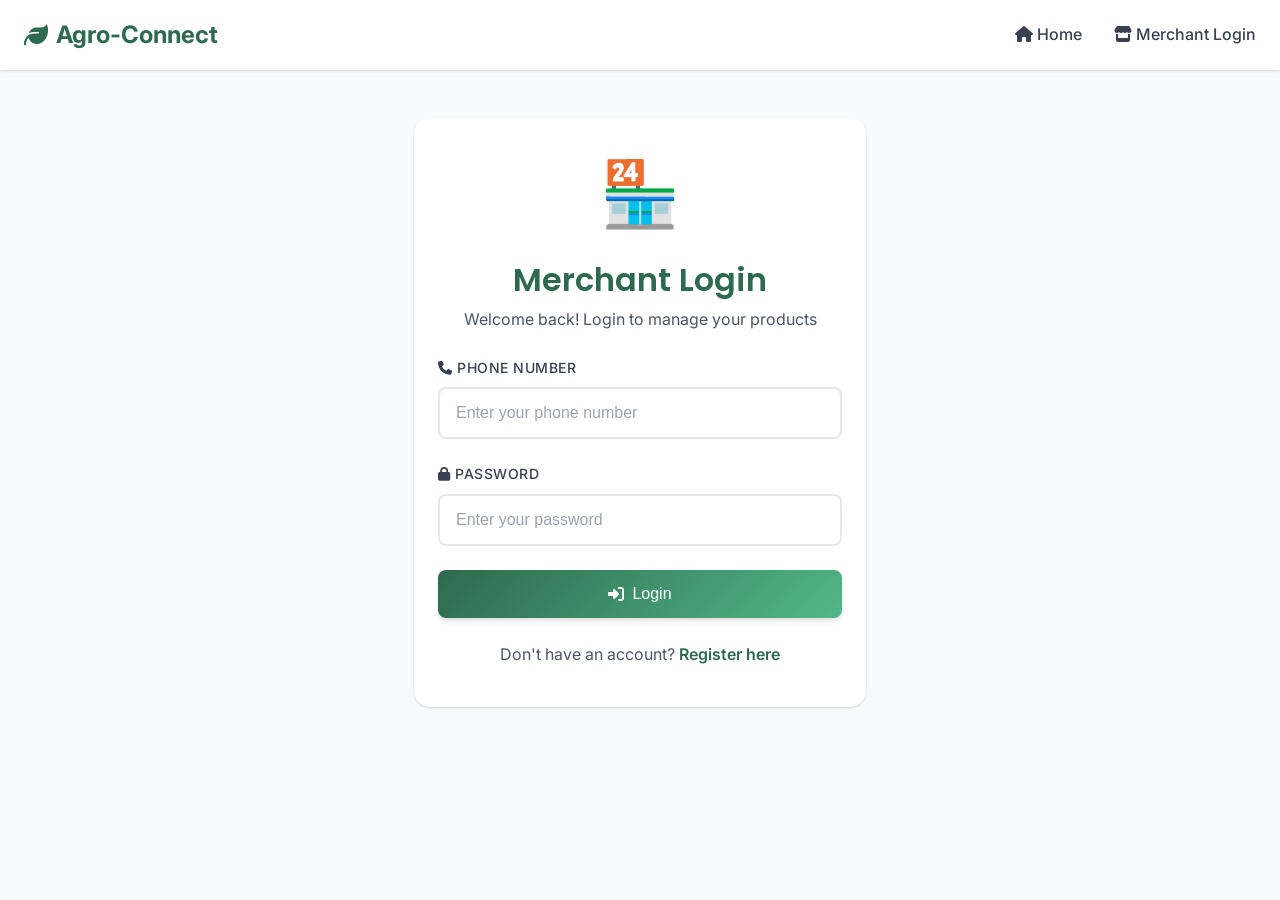
<file: webapp/merchant/marketplace.html>
<!DOCTYPE html>
<html lang="en">

<head>
    <meta charset="UTF-8">
    <meta name="viewport" content="width=device-width, initial-scale=1.0">
    <title>Marketplace | Agro-Connect</title>
    <link rel="stylesheet" href="../css/styles.css">
    <link rel="stylesheet" href="https://cdnjs.cloudflare.com/ajax/libs/font-awesome/6.4.0/css/all.min.css">
</head>

<body>
    <nav class="navbar">
        <div class="container navbar-container">
            <a href="../index.html" class="navbar-brand"><i class="fas fa-leaf"></i> Agro-Connect</a>
            <ul class="navbar-menu">
                <li><a href="dashboard.html" class="navbar-link"><i class="fas fa-home"></i> Dashboard</a></li>
                <li><a href="marketplace.html" class="navbar-link active"><i class="fas fa-store"></i> Marketplace</a>
                </li>
                <li><a href="#" onclick="logout('merchant')" class="navbar-link"><i class="fas fa-sign-out-alt"></i>
                        Logout</a></li>
                <li><a href="#" id="theme-toggle" onclick="toggleTheme()" class="navbar-link"><i class="fas fa-moon"
                            id="theme-icon"></i></a></li>
            </ul>
        </div>
    </nav>

    <div class="dashboard">
        <div class="container">
            <div class="dashboard-header">
                <h1 class="dashboard-title">Marketplace</h1>
                <div class="search-bar">
                    <input type="text" id="searchInput" placeholder="Search products..." onkeyup="filterProducts()">
                    <select id="categoryFilter" onchange="filterProducts()">
                        <option value="">All Categories</option>
                        <option value="Cereals">Cereals</option>
                        <option value="Vegetables">Vegetables</option>
                        <option value="Fruits">Fruits</option>
                        <option value="Spices">Spices</option>
                        <option value="Coffee">Coffee</option>
                    </select>
                </div>
            </div>

            <div id="marketplace-grid" class="products-grid">
                <!-- Products will be loaded here -->
            </div>
        </div>
    </div>

    <!-- Buy Product Modal -->
    <div id="buyModal" class="modal">
        <div class="modal-content">
            <span class="close" onclick="closeModal('buyModal')">&times;</span>
            <h2>Place Order</h2>
            <form id="buyForm" onsubmit="handleBuy(event)">
                <input type="hidden" name="product_id">
                <input type="hidden" name="merchant_id">
                <div id="productSummary"
                    style="margin-bottom: 1rem; padding: 1rem; background: var(--bg-secondary); border-radius: 8px;">
                </div>
                <div class="form-group">
                    <label>Quantity to Buy</label>
                    <input type="number" name="quantity" required min="1" onchange="updateTotal()">
                </div>
                <div class="form-group">
                    <label>Total Cost</label>
                    <h3 id="totalCost">ETB 0.00</h3>
                </div>
                <button type="submit" class="btn btn-primary" style="width: 100%">Confirm Order</button>
            </form>
        </div>
    </div>

    <script src="../js/main.js"></script>
    <script>
        const merchant = checkAuth('merchant');
        let allProducts = [];
        let selectedProduct = null;

        if (merchant) {
            loadMarketplace();
        }

        async function loadMarketplace() {
            try {
                const res = await fetch('/api/products/search'); // Setup to return all available products
                const data = await res.json();

                if (data.success) {
                    allProducts = data.data;
                    renderProducts(allProducts);
                }
            } catch (error) {
                console.error('Error loading marketplace:', error);
            }
        }

        function renderProducts(products) {
            const grid = document.getElementById('marketplace-grid');
            if (products.length === 0) {
                grid.innerHTML = '<p style="grid-column: 1/-1; text-align: center;">No products available at the moment.</p>';
                return;
            }

            grid.innerHTML = products.map(p => `
                <div class="card product-card fade-in">
                    <div class="card-header">
                        <h3>${p.product_name}</h3>
                        <span class="badge badge-success">${p.category}</span>
                    </div>
                    <div class="card-body">
                        <p class="text-muted"><i class="fas fa-map-marker-alt"></i> ${p.farmer_location}</p>
                        <p><strong>Farmer:</strong> ${p.farmer_name}</p>
                        <p><strong>Available:</strong> ${p.quantity} ${p.unit}</p>
                        <div class="price-tag">${formatCurrency(p.price)} / ${p.unit}</div>
                        <p class="text-muted small">${p.description || ''}</p>
                        <button onclick="openBuyModal(${JSON.stringify(p).replace(/"/g, '&quot;')})" 
                                class="btn btn-primary btn-sm" style="width: 100%; margin-top: 1rem;">
                            Buy Now
                        </button>
                    </div>
                </div>
            `).join('');
        }

        function filterProducts() {
            const search = document.getElementById('searchInput').value.toLowerCase();
            const category = document.getElementById('categoryFilter').value;

            const filtered = allProducts.filter(p => {
                const matchesSearch = p.product_name.toLowerCase().includes(search) ||
                    p.farmer_name.toLowerCase().includes(search);
                const matchesCategory = category === '' || p.category === category;
                return matchesSearch && matchesCategory;
            });

            renderProducts(filtered);
        }

        function openBuyModal(product) {
            selectedProduct = product;
            const form = document.getElementById('buyForm');
            form.product_id.value = product.product_id;
            form.merchant_id.value = merchant.merchant_id;
            form.quantity.max = product.quantity;
            form.quantity.value = 1;

            document.getElementById('productSummary').innerHTML = `
                <strong>${product.product_name}</strong><br>
                Price: ${formatCurrency(product.price)} / ${product.unit}<br>
                Available: ${product.quantity} ${product.unit}
            `;

            updateTotal();
            document.getElementById('buyModal').style.display = 'block';
        }

        function updateTotal() {
            const qty = document.querySelector('input[name="quantity"]').value;
            const total = qty * selectedProduct.price;
            document.getElementById('totalCost').textContent = formatCurrency(total);
        }

        async function handleBuy(e) {
            e.preventDefault();
            const form = e.target;
            const formData = new FormData(form);

            try {
                const res = await fetch('/api/orders/place', {
                    method: 'POST',
                    body: new URLSearchParams(formData)
                });
                const data = await res.json();

                if (data.success) {
                    closeModal('buyModal');
                    loadMarketplace(); // Refresh to show updated quantities
                    showAlert('Order placed successfully!', 'success');
                } else {
                    showAlert(data.message, 'error');
                }
            } catch (error) {
                console.error('Error placing order:', error);
            }
        }
    </script>
</body>

</html>
</file>
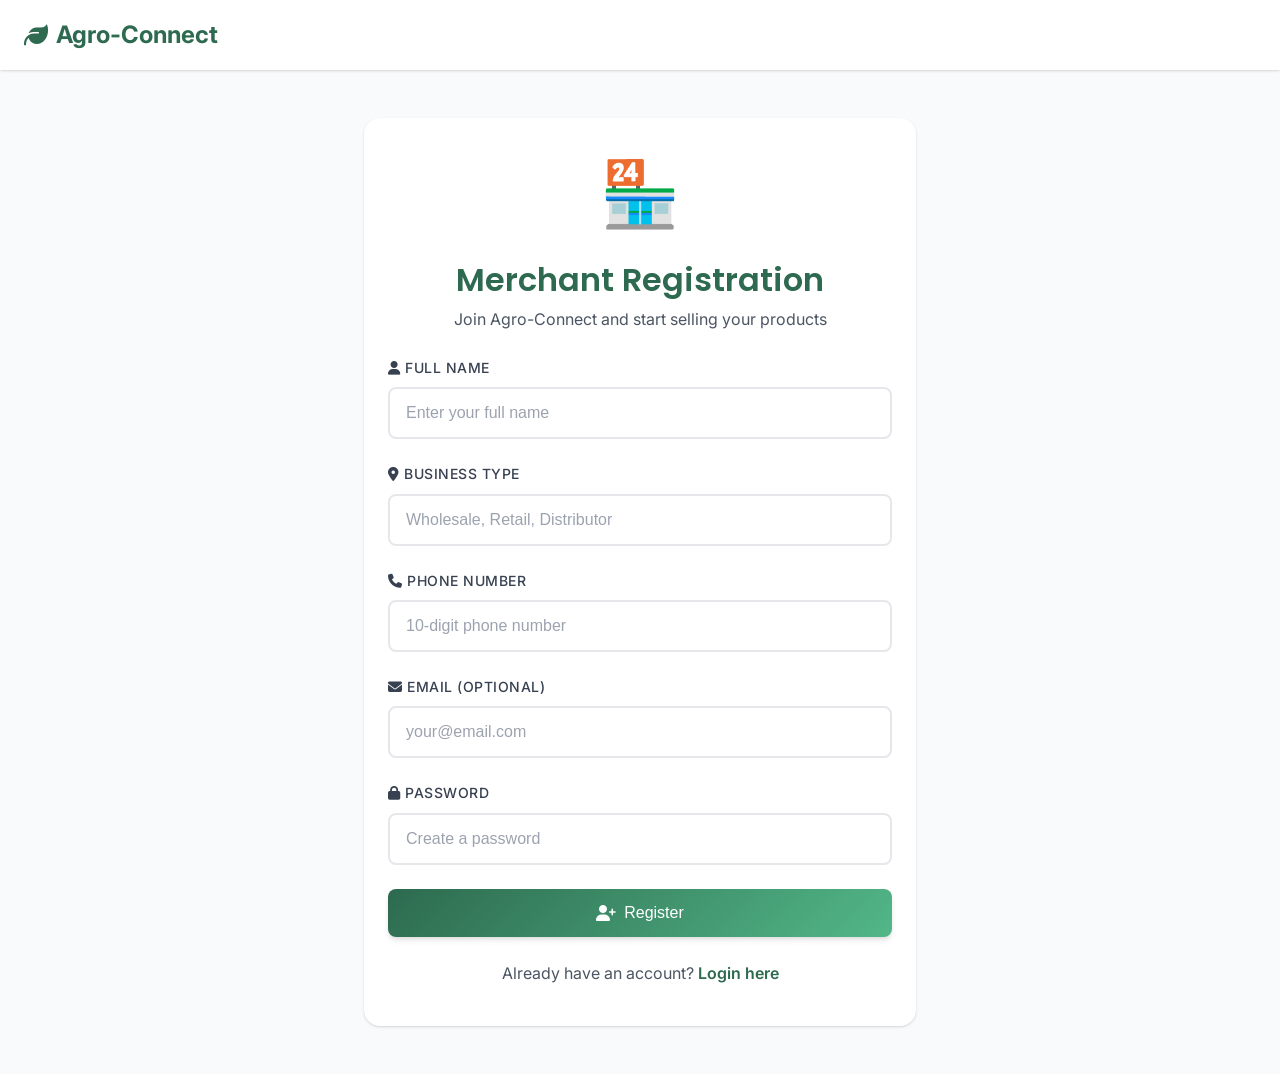
<file: webapp/merchant/register.html>
<!DOCTYPE html>
<html lang="en">
<head>
    <meta charset="UTF-8">
    <meta name="viewport" content="width=device-width, initial-scale=1.0">
    <title>Merchant Registration | Agro-Connect</title>
    <link rel="stylesheet" href="../css/styles.css">
    <link rel="stylesheet" href="https://cdnjs.cloudflare.com/ajax/libs/font-awesome/6.4.0/css/all.min.css">
</head>
<body style="background: var(--gray-50);">
    <nav class="navbar">
        <div class="container navbar-container">
            <a href="../index.html" class="navbar-brand"><i class="fas fa-leaf"></i> Agro-Connect</a>
        </div>
    </nav>
    
    <div class="container" style="max-width: 600px; padding: 3rem 1.5rem;">
        <div class="card fade-in">
            <div class="text-center mb-3">
                <div style="font-size: 4rem; margin-bottom: 1rem;">🏪</div>
                <h2 style="color: var(--primary-color);">Merchant Registration</h2>
                <p style="color: var(--gray-600);">Join Agro-Connect and start selling your products</p>
            </div>
            
            <div id="alert-container"></div>
            
            <form id="registerForm">
                <div class="form-group">
                    <label class="form-label"><i class="fas fa-user"></i> Full Name</label>
                    <input type="text" id="name" class="form-input" placeholder="Enter your full name" required>
                </div>
                
                <div class="form-group">
                    <label class="form-label"><i class="fas fa-map-marker-alt"></i> Business Type</label>
                    <input type="text" id="business_type" class="form-input" placeholder="Wholesale, Retail, Distributor" required>
                </div>
                
                <div class="form-group">
                    <label class="form-label"><i class="fas fa-phone"></i> Phone Number</label>
                    <input type="tel" id="phone" class="form-input" placeholder="10-digit phone number" required pattern="[0-9]{10}" maxlength="10">
                </div>
                
                <div class="form-group">
                    <label class="form-label"><i class="fas fa-envelope"></i> Email (Optional)</label>
                    <input type="email" id="email" class="form-input" placeholder="your@email.com">
                </div>
                
                <div class="form-group">
                    <label class="form-label"><i class="fas fa-lock"></i> Password</label>
                    <input type="password" id="password" class="form-input" placeholder="Create a password" required minlength="6">
                </div>
                
                <button type="submit" class="btn btn-primary" style="width: 100%;"><i class="fas fa-user-plus"></i> Register</button>
            </form>
            
            <div style="text-align: center; margin-top: 1.5rem;">
                <p style="color: var(--gray-600);">Already have an account? <a href="login.html" style="color: var(--primary-color); font-weight: 600;">Login here</a></p>
            </div>
        </div>
    </div>
    
    <script src="../js/main.js"></script>
    <script>
        document.getElementById('registerForm').addEventListener('submit', async (e) => {
            e.preventDefault();
            const formData = {
                name: document.getElementById('name').value,
                business_type: document.getElementById('business_type').value,
                phone: document.getElementById('phone').value,
                email: document.getElementById('email').value,
                password: document.getElementById('password').value
            };
            
            showAlert('alert-container', 'info', 'Creating your account...');
            
            try {
                const response = await fetch('/api/merchant/register', {
                    method: 'POST',
                    headers: {'Content-Type': 'application/x-www-form-urlencoded'},
                    body: buildFormData(formData)
                });
                
                const result = await response.json();
                if (result.success) {
                    showAlert('alert-container', 'success', 'Registration successful! Redirecting to login...');
                    setTimeout(() => window.business_type.href = 'login.html', 2000);
                } else {
                    showAlert('alert-container', 'error', result.error || 'Registration failed');
                }
            } catch (error) {
                showAlert('alert-container', 'error', 'Connection error. Please ensure server is running.');
            }
        });
    </script>
</body>
</html>
</file>
<file: webapp/css/styles.css>
/* ===== AGRO-CONNECT GLOBAL STYLES ===== */
/* Modern, Responsive, Premium UI Design */

/* Import Google Fonts */
@import url('https://fonts.googleapis.com/css2?family=Poppins:wght@300;400;500;600;700&family=Inter:wght@300;400;500;600;700&display=swap');

/* ===== CSS VARIABLES ===== */
:root {
    /* Primary Colors - Green Earth Tones */
    --primary-color: #2d6a4f;
    --primary-dark: #1b4332;
    --primary-light: #40916c;
    --primary-lighter: #52b788;
    
    /* Secondary Colors */
    --secondary-color: #f77f00;
    --secondary-dark: #d62828;
    
    /* Neutral Colors */
    --white: #ffffff;
    --light-bg: #f8f9fa;
    --gray-50: #f9fafb;
    --gray-100: #f3f4f6;
    --gray-200: #e5e7eb;
    --gray-300: #d1d5db;
    --gray-400: #9ca3af;
    --gray-500: #6b7280;
    --gray-600: #4b5563;
    --gray-700: #374151;
    --gray-800: #1f2937;
    --gray-900: #111827;
    
    /* Status Colors */
    --success: #10b981;
    --warning: #f59e0b;
    --error: #ef4444;
    --info: #3b82f6;
    
    /* Gradient */
    --gradient-primary: linear-gradient(135deg, #2d6a4f 0%, #52b788 100%);
    --gradient-secondary: linear-gradient(135deg, #f77f00 0%, #d62828 100%);
    --gradient-overlay: linear-gradient(rgba(0,0,0,0.4), rgba(0,0,0,0.6));
    
    /* Shadows */
    --shadow-sm: 0 1px 2px 0 rgba(0, 0, 0, 0.05);
    --shadow: 0 1px 3px 0 rgba(0, 0, 0, 0.1), 0 1px 2px 0 rgba(0, 0, 0, 0.06);
    --shadow-md: 0 4px 6px -1px rgba(0, 0, 0, 0.1), 0 2px 4px -1px rgba(0, 0, 0, 0.06);
    --shadow-lg: 0 10px 15px -3px rgba(0, 0, 0, 0.1), 0 4px 6px -2px rgba(0, 0, 0, 0.05);
    --shadow-xl: 0 20px 25px -5px rgba(0, 0, 0, 0.1), 0 10px 10px -5px rgba(0, 0, 0, 0.04);
    --shadow-2xl: 0 25px 50px -12px rgba(0, 0, 0, 0.25);
    
    /* Border Radius */
    --radius-sm: 0.375rem;
    --radius: 0.5rem;
    --radius-md: 0.75rem;
    --radius-lg: 1rem;
    --radius-xl: 1.5rem;
    --radius-full: 9999px;
    
    /* Transitions */
    --transition: all 0.3s cubic-bezier(0.4, 0, 0.2, 1);
    --transition-fast: all 0.15s cubic-bezier(0.4, 0, 0.2, 1);
}

/* ===== DARK THEME ===== */
body.dark-mode {
    --primary-color: #40916c;
    --primary-dark: #2d6a4f;
    --primary-light: #1b4332;
    
    --white: #1f2937;
    --light-bg: #111827;
    
    --gray-50: #1f2937;
    --gray-100: #374151;
    --gray-200: #4b5563;
    --gray-300: #6b7280;
    --gray-400: #9ca3af;
    --gray-500: #d1d5db;
    --gray-600: #e5e7eb;
    --gray-700: #f3f4f6;
    --gray-800: #f9fafb;
    --gray-900: #ffffff;
    
    --shadow-sm: 0 1px 2px 0 rgba(0, 0, 0, 0.3);
    --shadow: 0 1px 3px 0 rgba(0, 0, 0, 0.3), 0 1px 2px 0 rgba(0, 0, 0, 0.2);
    --shadow-md: 0 4px 6px -1px rgba(0, 0, 0, 0.4), 0 2px 4px -1px rgba(0, 0, 0, 0.2);
    --shadow-lg: 0 10px 15px -3px rgba(0, 0, 0, 0.4), 0 4px 6px -2px rgba(0, 0, 0, 0.2);
}

/* Specific Dark Mode Overrides */
body.dark-mode .navbar,
body.dark-mode .card,
body.dark-mode .dashboard-header,
body.dark-mode .stat-card,
body.dark-mode .table-container,
body.dark-mode .product-card,
body.dark-mode .form-input,
body.dark-mode .form-select,
body.dark-mode .modal-content {
    background-color: var(--white);
    border-color: var(--gray-100);
}

body.dark-mode .hero::before {
    opacity: 0.1;
}

body.dark-mode .table tbody tr:hover {
    background-color: var(--gray-100);
}

/* ===== RESET & BASE STYLES ===== */
* {
    margin: 0;
    padding: 0;
    box-sizing: border-box;
}

html {
    scroll-behavior: smooth;
}

body {
    font-family: 'Inter', -apple-system, BlinkMacSystemFont, 'Segoe UI', Roboto, Oxygen, Ubuntu, Cantarell, sans-serif;
    line-height: 1.6;
    color: var(--gray-800);
    background-color: var(--light-bg);
    overflow-x: hidden;
}

/* ===== TYPOGRAPHY ===== */
h1, h2, h3, h4, h5, h6 {
    font-family: 'Poppins', sans-serif;
    font-weight: 600;
    line-height: 1.2;
    color: var(--gray-900);
    margin-bottom: 0.5rem;
}

h1 { font-size: 2.5rem; }
h2 { font-size: 2rem; }
h3 { font-size: 1.75rem; }
h4 { font-size: 1.5rem; }
h5 { font-size: 1.25rem; }
h6 { font-size: 1rem; }

p {
    margin-bottom: 1rem;
    color: var(--gray-600);
}

a {
    color: var(--primary-color);
    text-decoration: none;
    transition: var(--transition-fast);
}

a:hover {
    color: var(--primary-dark);
}

/* ===== UTILITY CLASSES ===== */
.container {
    max-width: 1280px;
    margin: 0 auto;
    padding: 0 1.5rem;
}

.text-center { text-align: center; }
.text-left { text-align: left; }
.text-right { text-align: right; }

.mt-1 { margin-top: 0.5rem; }
.mt-2 { margin-top: 1rem; }
.mt-3 { margin-top: 1.5rem; }
.mt-4 { margin-top: 2rem; }

.mb-1 { margin-bottom: 0.5rem; }
.mb-2 { margin-bottom: 1rem; }
.mb-3 { margin-bottom: 1.5rem; }
.mb-4 { margin-bottom: 2rem; }

.hidden { display: none !important; }

/* ===== BUTTONS ===== */
.btn {
    display: inline-flex;
    align-items: center;
    justify-content: center;
    padding: 0.75rem 1.5rem;
    font-size: 1rem;
    font-weight: 500;
    line-height: 1.5;
    border: none;
    border-radius: var(--radius);
    cursor: pointer;
    transition: var(--transition);
    text-decoration: none;
    gap: 0.5rem;
}

.btn-primary {
    background: var(--gradient-primary);
    color: var(--white);
    box-shadow: var(--shadow-md);
}

.btn-primary:hover {
    transform: translateY(-2px);
    box-shadow: var(--shadow-lg);
    color: var(--white);
}

.btn-secondary {
    background: var(--gradient-secondary);
    color: var(--white);
    box-shadow: var(--shadow-md);
}

.btn-secondary:hover {
    transform: translateY(-2px);
    box-shadow: var(--shadow-lg);
    color: var(--white);
}

.btn-outline {
    background: transparent;
    color: var(--primary-color);
    border: 2px solid var(--primary-color);
}

.btn-outline:hover {
    background: var(--primary-color);
    color: var(--white);
    transform: translateY(-2px);
}

.btn-large {
    padding: 1rem 2rem;
    font-size: 1.125rem;
}

.btn-small {
    padding: 0.5rem 1rem;
    font-size: 0.875rem;
}

.btn:disabled {
    opacity: 0.5;
    cursor: not-allowed;
}

/* ===== CARDS ===== */
.card {
    background: var(--white);
    border-radius: var(--radius-lg);
    padding: 1.5rem;
    box-shadow: var(--shadow);
    transition: var(--transition);
}

.card:hover {
    box-shadow: var(--shadow-lg);
    transform: translateY(-4px);
}

.card-header {
    font-size: 1.25rem;
    font-weight: 600;
    color: var(--gray-900);
    margin-bottom: 1rem;
    padding-bottom: 0.75rem;
    border-bottom: 2px solid var(--gray-100);
}

.card-body {
    color: var(--gray-600);
}

/* ===== FORMS ===== */
.form-group {
    margin-bottom: 1.5rem;
}

.form-label {
    display: block;
    font-weight: 500;
    color: var(--gray-700);
    margin-bottom: 0.5rem;
    font-size: 0.875rem;
    text-transform: uppercase;
    letter-spacing: 0.5px;
}

.form-input,
.form-select,
.form-textarea {
    width: 100%;
    padding: 0.75rem 1rem;
    font-size: 1rem;
    line-height: 1.5;
    color: var(--gray-900);
    background-color: var(--white);
    border: 2px solid var(--gray-200);
    border-radius: var(--radius);
    transition: var(--transition-fast);
}

.form-input:focus,
.form-select:focus,
.form-textarea:focus {
    outline: none;
    border-color: var(--primary-color);
    box-shadow: 0 0 0 3px rgba(45, 106, 79, 0.1);
}

.form-input::placeholder {
    color: var(--gray-400);
}

.form-textarea {
    resize: vertical;
    min-height: 100px;
}

.form-error {
    color: var(--error);
    font-size: 0.875rem;
    margin-top: 0.25rem;
}

/* ===== NAVIGATION ===== */
.navbar {
    background: var(--white);
    box-shadow: var(--shadow);
    padding: 1rem 0;
    position: sticky;
    top: 0;
    z-index: 1000;
}

.navbar-container {
    display: flex;
    align-items: center;
    justify-content: space-between;
}

.navbar-brand {
    font-size: 1.5rem;
    font-weight: 700;
    color: var(--primary-color);
    display: flex;
    align-items: center;
    gap: 0.5rem;
}

.navbar-menu {
    display: flex;
    gap: 2rem;
    list-style: none;
}

.navbar-link {
    color: var(--gray-700);
    font-weight: 500;
    transition: var(--transition-fast);
}

.navbar-link:hover {
    color: var(--primary-color);
}

/* ===== HERO SECTION ===== */
.hero {
    position: relative;
    min-height: 90vh;
    display: flex;
    align-items: center;
    justify-content: center;
    background: var(--gradient-primary);
    color: var(--white);
    overflow: hidden;
}

.hero::before {
    content: '';
    position: absolute;
    top: 0;
    left: 0;
    right: 0;
    bottom: 0;
    background: url('data:image/svg+xml,<svg xmlns="http://www.w3.org/2000/svg" viewBox="0 0 1440 320"><path fill="%23ffffff" fill-opacity="0.1" d="M0,96L48,112C96,128,192,160,288,160C384,160,480,128,576,112C672,96,768,96,864,112C960,128,1056,160,1152,160C1248,160,1344,128,1392,112L1440,96L1440,320L1392,320C1344,320,1248,320,1152,320C1056,320,960,320,864,320C768,320,672,320,576,320C480,320,384,320,288,320C192,320,96,320,48,320L0,320Z"></path></svg>') no-repeat bottom;
    background-size: cover;
    opacity: 0.3;
}

.hero-content {
    position: relative;
    z-index: 1;
    text-align: center;
    max-width: 800px;
    padding: 2rem;
}

.hero-title {
    font-size: 3.5rem;
    font-weight: 700;
    margin-bottom: 1.5rem;
    color: var(--white);
    text-shadow: 0 2px 4px rgba(0,0,0,0.1);
}

.hero-subtitle {
    font-size: 1.5rem;
    margin-bottom: 2rem;
    color: rgba(255, 255, 255, 0.9);
}

.hero-buttons {
    display: flex;
    gap: 1rem;
    justify-content: center;
    flex-wrap: wrap;
}

/* ===== DASHBOARD ===== */
.dashboard {
    padding: 2rem 0;
}

.dashboard-header {
    background: var(--white);
    padding: 2rem;
    border-radius: var(--radius-lg);
    margin-bottom: 2rem;
    box-shadow: var(--shadow);
}

.dashboard-title {
    color: var(--primary-color);
    margin-bottom: 0.5rem;
}

.dashboard-subtitle {
    color: var(--gray-600);
    font-size: 1rem;
}

.dashboard-grid {
    display: grid;
    grid-template-columns: repeat(auto-fit, minmax(280px, 1fr));
    gap: 1.5rem;
    margin-bottom: 2rem;
}

.stat-card {
    background: var(--white);
    padding: 1.5rem;
    border-radius: var(--radius-lg);
    box-shadow: var(--shadow);
    display: flex;
    align-items: center;
    gap: 1rem;
    transition: var(--transition);
}

.stat-card:hover {
    transform: translateY(-4px);
    box-shadow: var(--shadow-lg);
}

.stat-icon {
    width: 60px;
    height: 60px;
    border-radius: var(--radius);
    display: flex;
    align-items: center;
    justify-content: center;
    font-size: 1.75rem;
    flex-shrink: 0;
}

.stat-icon.green {
    background: rgba(45, 106, 79, 0.1);
    color: var(--primary-color);
}

.stat-icon.orange {
    background: rgba(247, 127, 0, 0.1);
    color: var(--secondary-color);
}

.stat-icon.blue {
    background: rgba(59, 130, 246, 0.1);
    color: var(--info);
}

.stat-content h3 {
    font-size: 2rem;
    color: var(--gray-900);
    margin-bottom: 0.25rem;
}

.stat-content p {
    color: var(--gray-600);
    font-size: 0.875rem;
    margin: 0;
}

/* ===== TABLE ===== */
.table-container {
    background: var(--white);
    border-radius: var(--radius-lg);
    box-shadow: var(--shadow);
    overflow: hidden;
}

.table {
    width: 100%;
    border-collapse: collapse;
}

.table thead {
    background: var(--gray-50);
}

.table th {
    padding: 1rem;
    text-align: left;
    font-weight: 600;
    color: var(--gray-700);
    font-size: 0.875rem;
    text-transform: uppercase;
    letter-spacing: 0.5px;
}

.table td {
    padding: 1rem;
    border-top: 1px solid var(--gray-200);
    color: var(--gray-600);
}

.table tbody tr {
    transition: var(--transition-fast);
}

.table tbody tr:hover {
    background: var(--gray-50);
}

/* ===== BADGE ===== */
.badge {
    display: inline-block;
    padding: 0.25rem 0.75rem;
    font-size: 0.75rem;
    font-weight: 600;
    text-transform: uppercase;
    border-radius: var(--radius-full);
    letter-spacing: 0.5px;
}

.badge-success {
    background: rgba(16, 185, 129, 0.1);
    color: var(--success);
}

.badge-warning {
    background: rgba(245, 158, 11, 0.1);
    color: var(--warning);
}

.badge-error {
    background: rgba(239, 68, 68, 0.1);
    color: var(--error);
}

.badge-info {
    background: rgba(59, 130, 246, 0.1);
    color: var(--info);
}

/* ===== MODAL ===== */
.modal {
    display: none;
    position: fixed;
    top: 0;
    left: 0;
    width: 100%;
    height: 100%;
    background: rgba(0, 0, 0, 0.6);
    z-index: 9999;
    align-items: center;
    justify-content: center;
    backdrop-filter: blur(4px);
}

.modal.active {
    display: flex;
}

.modal-content {
    background: var(--white);
    border-radius: var(--radius-xl);
    padding: 2rem;
    max-width: 500px;
    width: 90%;
    max-height: 90vh;
    overflow-y: auto;
    box-shadow: var(--shadow-2xl);
    animation: modalSlideIn 0.3s ease-out;
}

@keyframes modalSlideIn {
    from {
        transform: translateY(-50px);
        opacity: 0;
    }
    to {
        transform: translateY(0);
        opacity: 1;
    }
}

.modal-header {
    display: flex;
    justify-content: space-between;
    align-items: center;
    margin-bottom: 1.5rem;
}

.modal-title {
    font-size: 1.5rem;
    color: var(--primary-color);
}

.modal-close {
    background: none;
    border: none;
    font-size: 1.5rem;
    cursor: pointer;
    color: var(--gray-400);
    transition: var(--transition-fast);
    padding: 0;
    width: 30px;
    height: 30px;
}

.modal-close:hover {
    color: var(--gray-700);
}

/* ===== ALERTS ===== */
.alert {
    padding: 1rem 1.5rem;
    border-radius: var(--radius);
    margin-bottom: 1rem;
    display: flex;
    align-items: center;
    gap: 0.75rem;
}

.alert-success {
    background: rgba(16, 185, 129, 0.1);
    color: var(--success);
    border-left: 4px solid var(--success);
}

.alert-error {
    background: rgba(239, 68, 68, 0.1);
    color: var(--error);
    border-left: 4px solid var(--error);
}

.alert-warning {
    background: rgba(245, 158, 11, 0.1);
    color: var(--warning);
    border-left: 4px solid var(--warning);
}

.alert-info {
    background: rgba(59, 130, 246, 0.1);
    color: var(--info);
    border-left: 4px solid var(--info);
}

/* ===== LOADING SPINNER ===== */
.spinner {
    border: 3px solid var(--gray-200);
    border-top-color: var(--primary-color);
    border-radius: 50%;
    width: 40px;
    height: 40px;
    animation: spin 1s linear infinite;
    margin: 2rem auto;
}

@keyframes spin {
    to { transform: rotate(360deg); }
}

/* ===== RESPONSIVE DESIGN ===== */
@media (max-width: 768px) {
    h1 { font-size: 2rem; }
    h2 { font-size: 1.75rem; }
    h3 { font-size: 1.5rem; }
    
    .hero-title {
        font-size: 2.5rem;
    }
    
    .hero-subtitle {
        font-size: 1.25rem;
    }
    
    .hero-buttons {
        flex-direction: column;
    }
    
    .navbar-menu {
        gap: 1rem;
    }
    
    .dashboard-grid {
        grid-template-columns: 1fr;
    }
    
    .table-container {
        overflow-x: auto;
    }
    
    .table {
        min-width: 600px;
    }
}

@media (max-width: 480px) {
    .container {
        padding: 0 1rem;
    }
    
    .btn {
        width: 100%;
    }
    
    .hero-buttons {
        width: 100%;
    }
    
    .hero-buttons .btn {
        width: 100%;
    }
}

/* ===== ANIMATIONS ===== */
@keyframes fadeIn {
    from {
        opacity: 0;
        transform: translateY(20px);
    }
    to {
        opacity: 1;
        transform: translateY(0);
    }
}

.fade-in {
    animation: fadeIn 0.6s ease-out;
}

@keyframes slideInLeft {
    from {
        opacity: 0;
        transform: translateX(-30px);
    }
    to {
        opacity: 1;
        transform: translateX(0);
    }
}

.slide-in-left {
    animation: slideInLeft 0.6s ease-out;
}

/* ===== PRODUCT GRID ===== */
.products-grid {
    display: grid;
    grid-template-columns: repeat(auto-fill, minmax(300px, 1fr));
    gap: 1.5rem;
    margin-top: 2rem;
}

.product-card {
    background: var(--white);
    border-radius: var(--radius-lg);
    overflow: hidden;
    box-shadow: var(--shadow);
    transition: var(--transition);
}

.product-card:hover {
    transform: translateY(-8px);
    box-shadow: var(--shadow-xl);
}

.product-image {
    width: 100%;
    height: 200px;
    background: var(--gradient-primary);
    display: flex;
    align-items: center;
    justify-content: center;
    font-size: 4rem;
}

.product-details {
    padding: 1.5rem;
}

.product-name {
    font-size: 1.25rem;
    font-weight: 600;
    color: var(--gray-900);
    margin-bottom: 0.5rem;
}

.product-category {
    display: inline-block;
    padding: 0.25rem 0.75rem;
    background: var(--gray-100);
    color: var(--gray-600);
    font-size: 0.75rem;
    border-radius: var(--radius-full);
    margin-bottom: 0.75rem;
}

.product-price {
    font-size: 1.75rem;
    font-weight: 700;
    color: var(--primary-color);
    margin-bottom: 0.5rem;
}

.product-info {
    display: flex;
    justify-content: space-between;
    color: var(--gray-600);
    font-size: 0.875rem;
    margin-bottom: 1rem;
}

.product-farmer {
    display: flex;
    align-items: center;
    gap: 0.5rem;
    padding: 0.75rem;
    background: var(--gray-50);
    border-radius: var(--radius);
    margin-bottom: 1rem;
}

.product-actions {
    display: flex;
    gap: 0.5rem;
}

/* ===== SEARCH BAR ===== */
.search-bar {
    position: relative;
    max-width: 600px;
    margin: 2rem auto;
}

.search-input {
    width: 100%;
    padding: 1rem 3rem 1rem 1.5rem;
    font-size: 1rem;
    border: 2px solid var(--gray-200);
    border-radius: var(--radius-full);
    transition: var(--transition-fast);
}

.search-input:focus {
    outline: none;
    border-color: var(--primary-color);
    box-shadow: 0 0 0 4px rgba(45, 106, 79, 0.1);
}

.search-icon {
    position: absolute;
    right: 1.5rem;
    top: 50%;
    transform: translateY(-50%);
    color: var(--gray-400);
}

/* ===== FOOTER ===== */
.footer {
    background: var(--gray-900);
    color: var(--gray-300);
    padding: 2rem 0;
    text-align: center;
    margin-top: 4rem;
}

.footer p {
    margin: 0;
    color: var(--gray-300);
}

.footer a {
    color: var(--primary-lighter);
}

.footer a:hover {
    color: var(--white);
}
</file>
